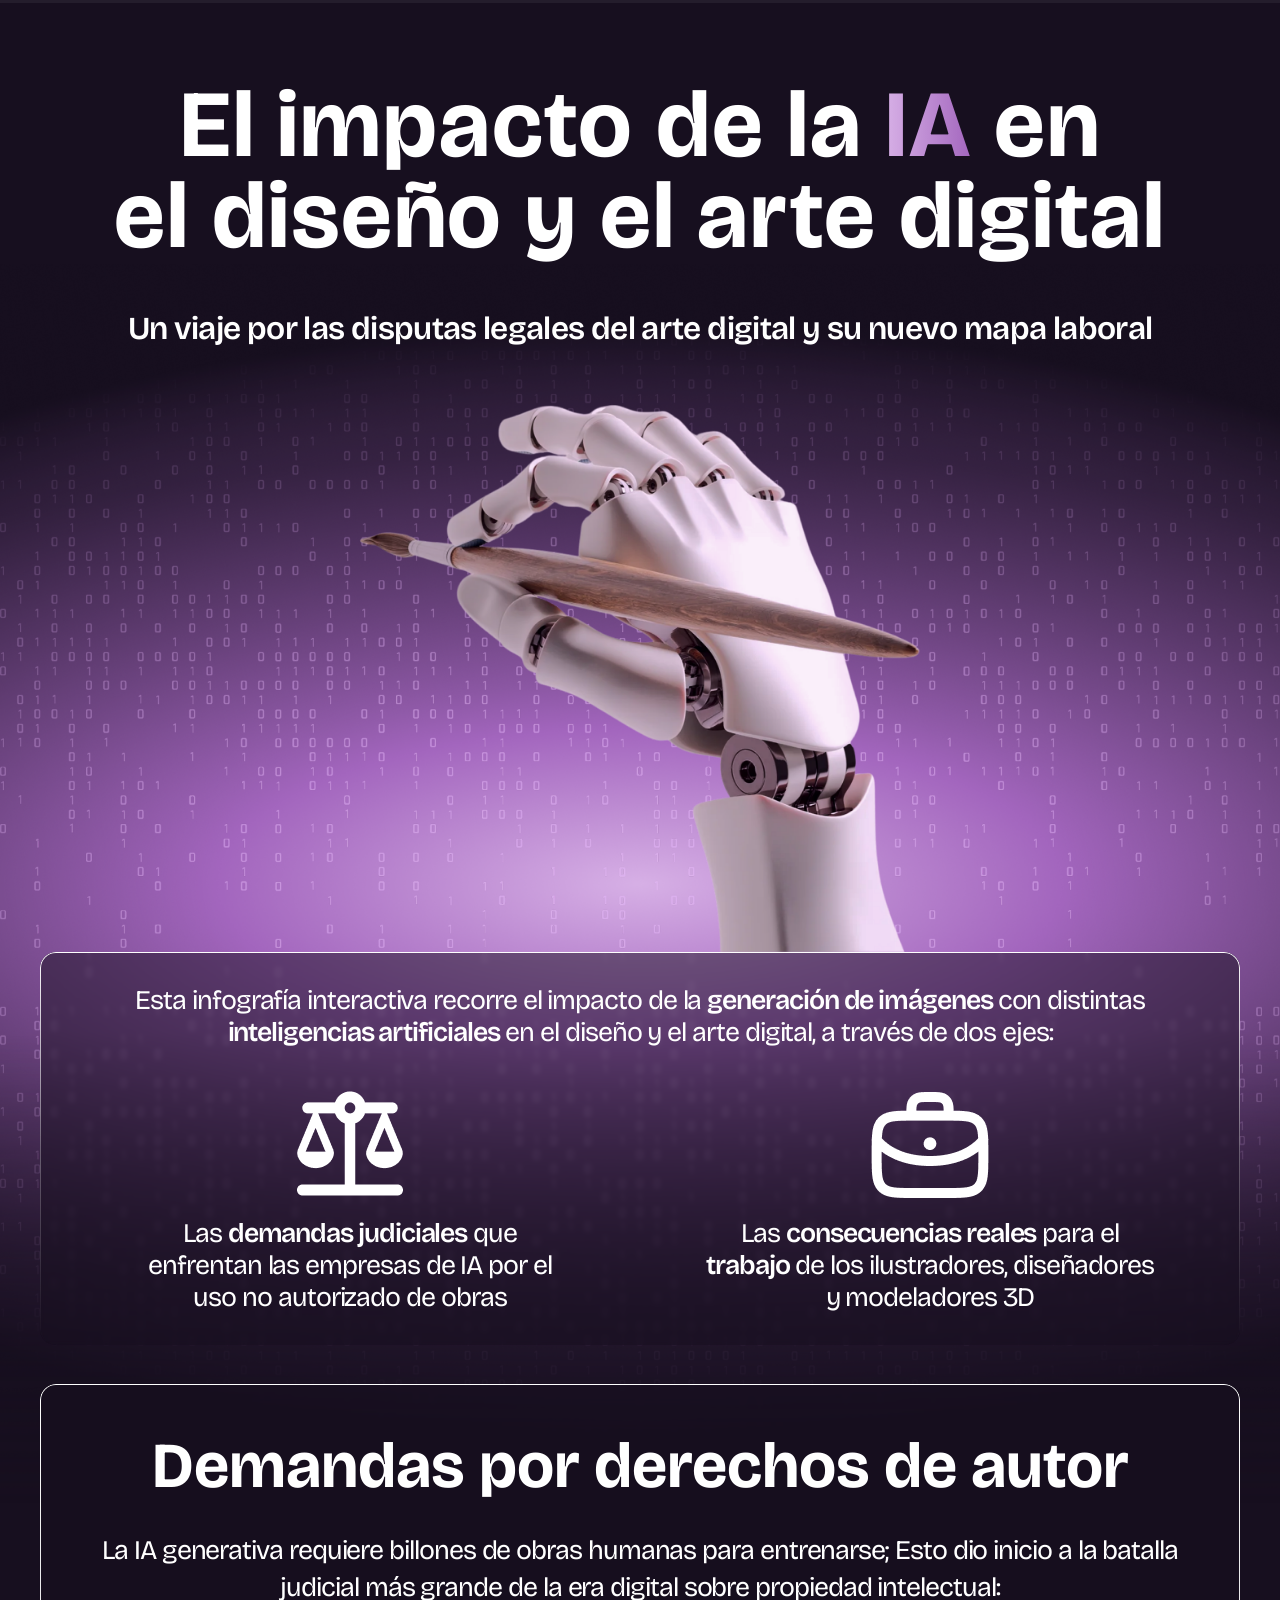
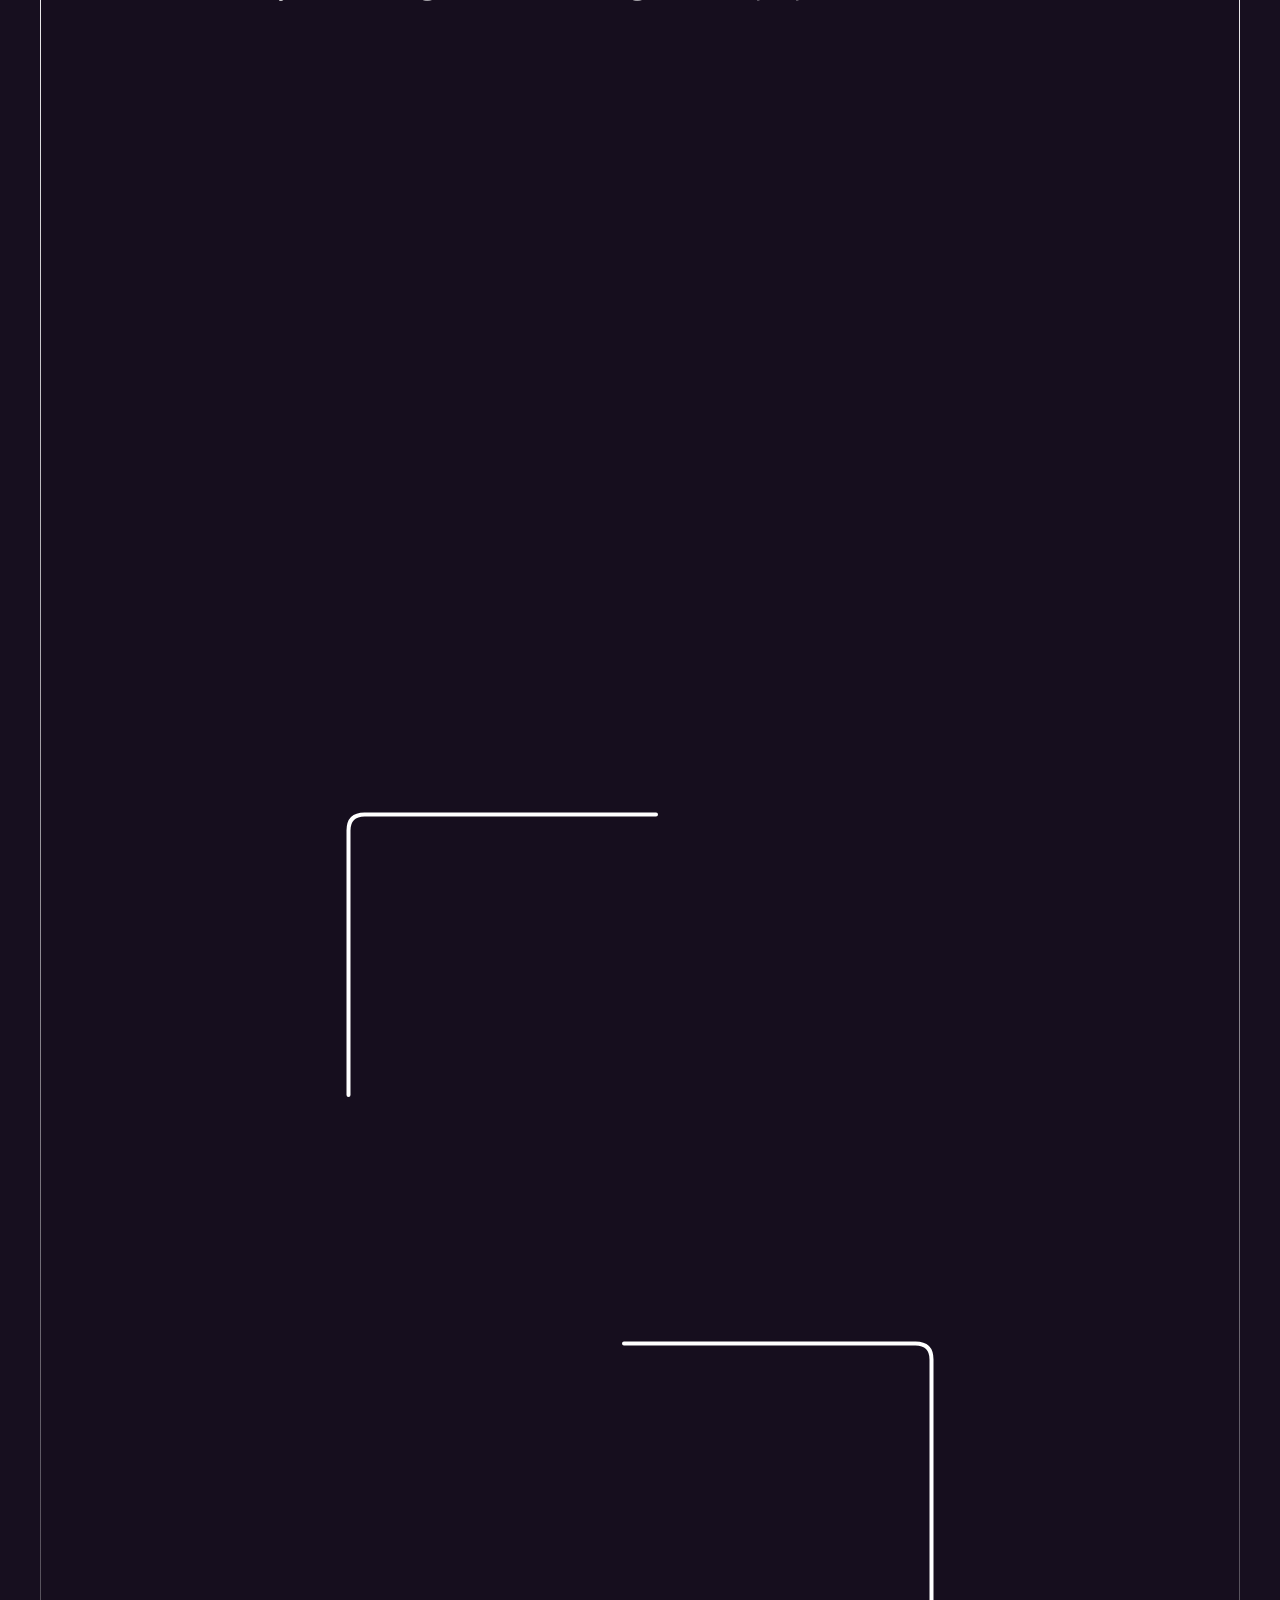
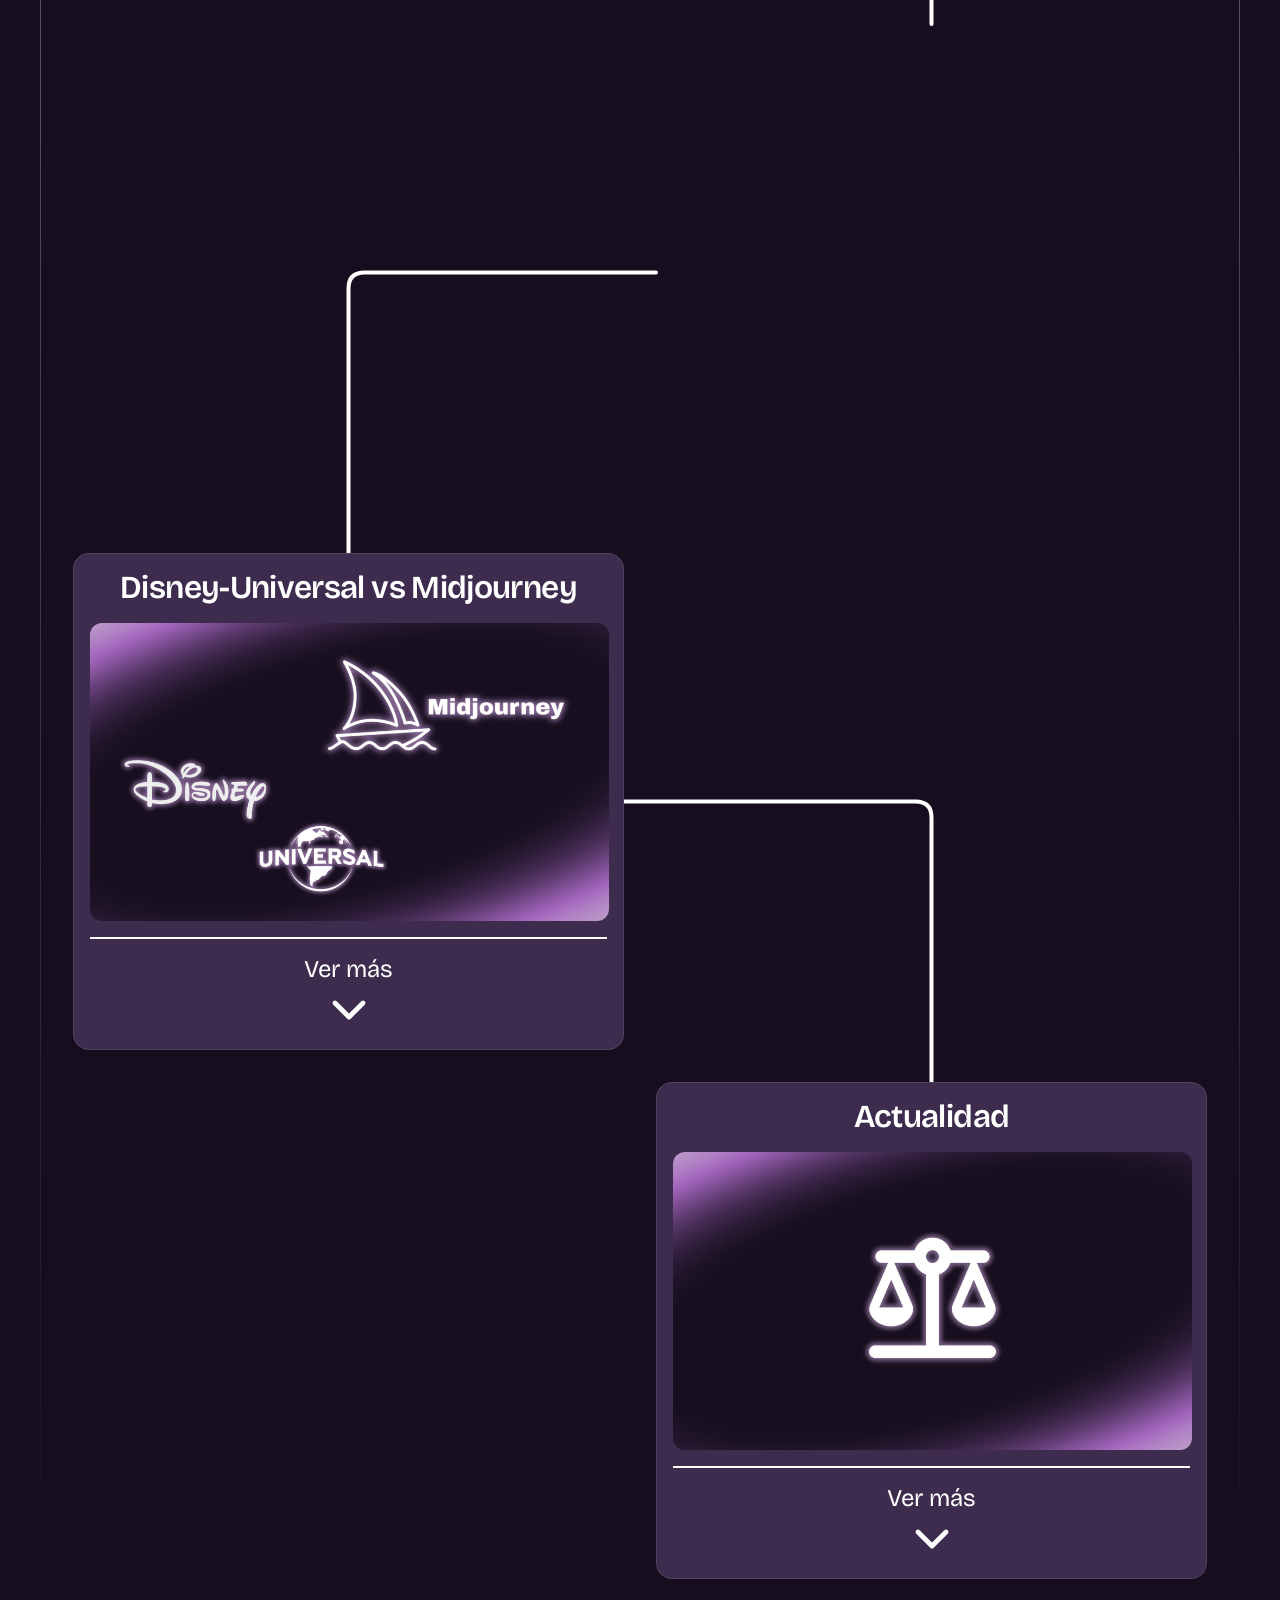
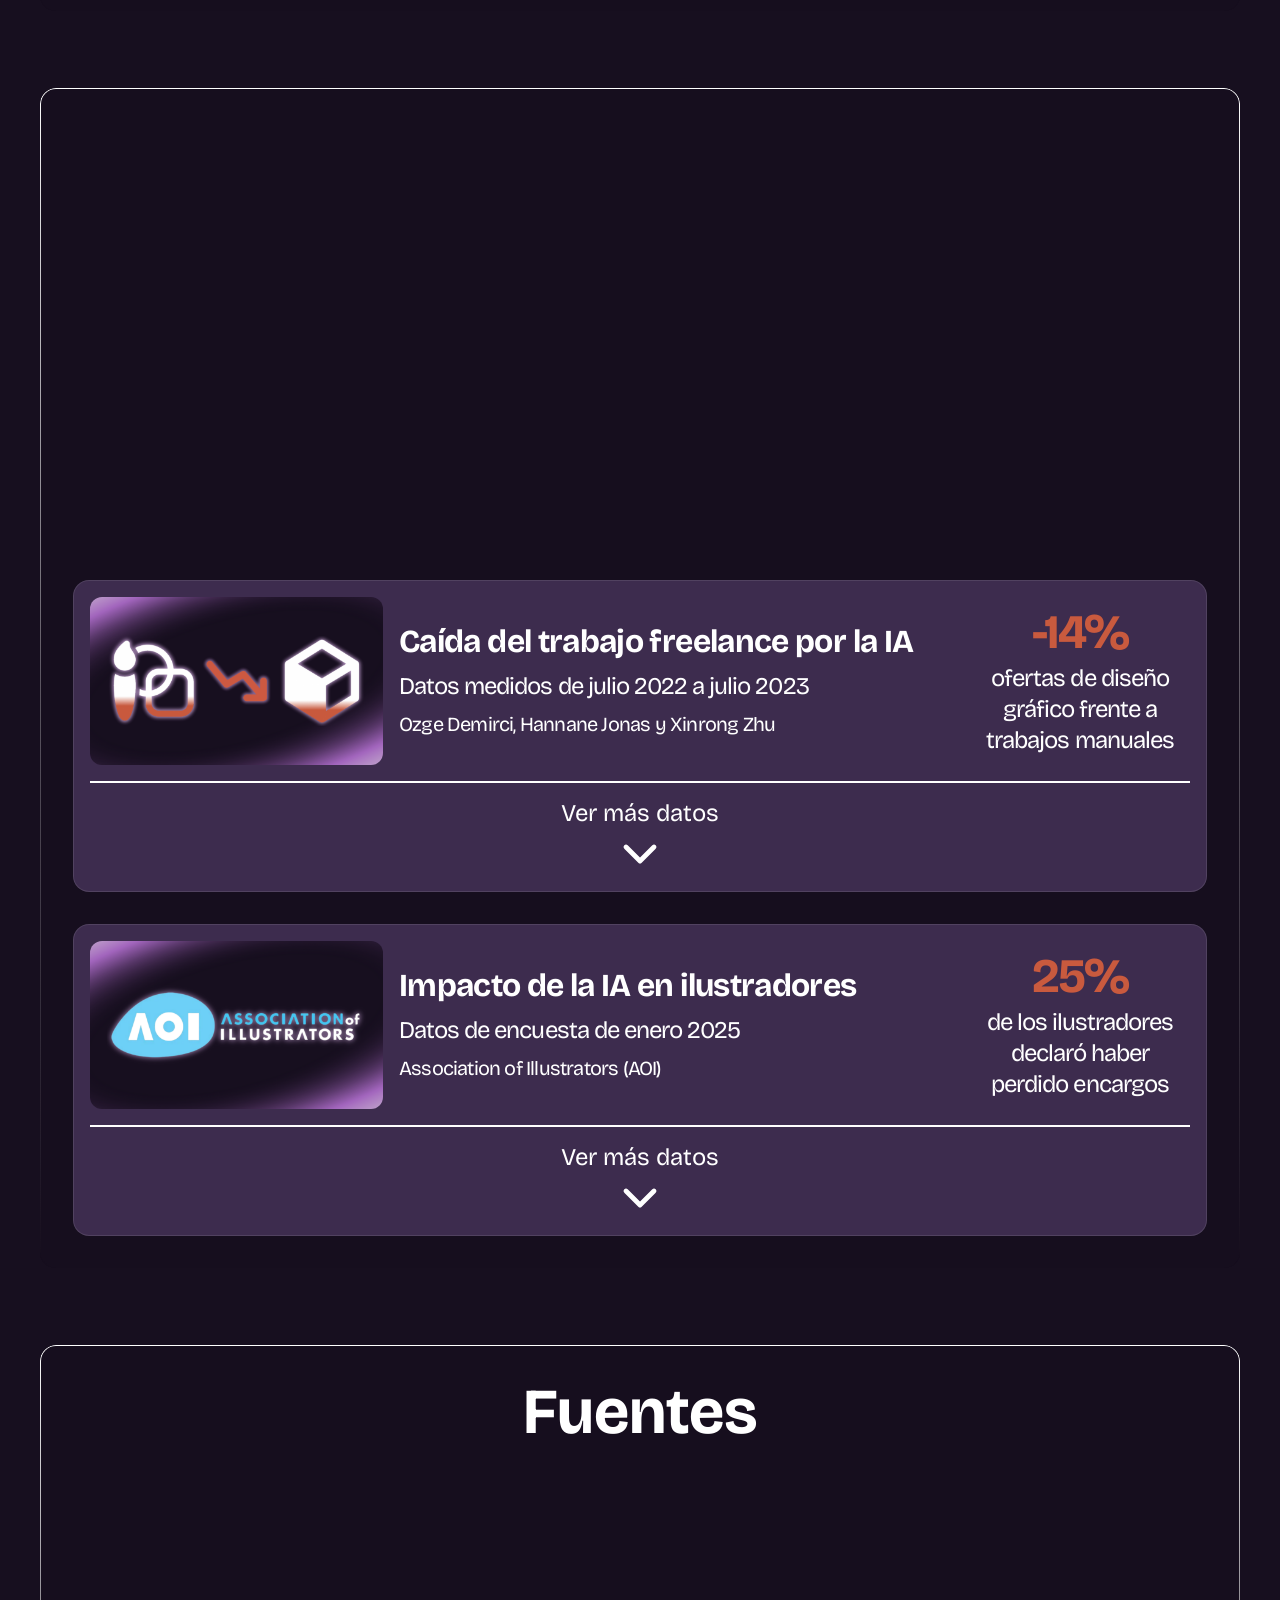
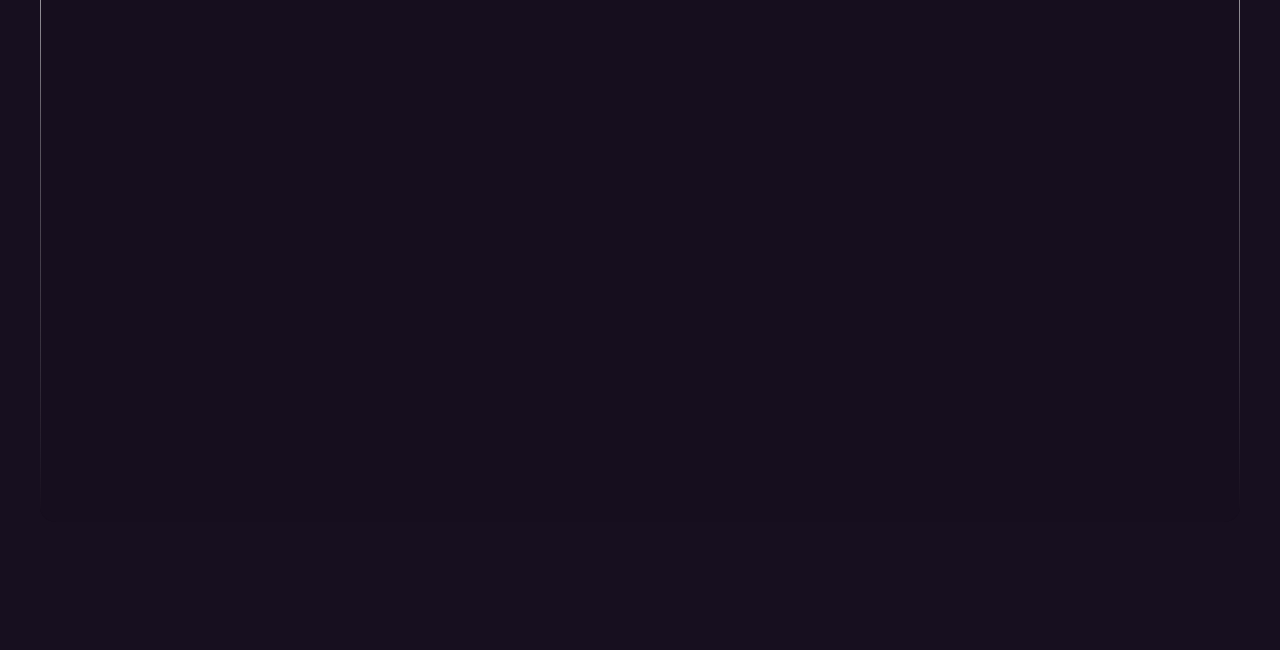
<file: index.html>
<!DOCTYPE html>
<html lang="es">
<head>
    <meta charset="UTF-8">
    <meta name="viewport" content="width=device-width, initial-scale=1.0">
    <meta name="theme-color" content="#170F1F">
    <meta name="description" content="Infografía sobre el impacto de la inteligencia artificial generativa en el diseño y el arte digital: las demandas por derechos de autor y las consecuencias en el trabajo de ilustradores, diseñadores y modeladores 3D.">

    <link rel="icon" type="image/png" href="img/Mano.png" sizes="48x48">

    <title>El Impacto de la IA en el diseño y arte digital</title>

    <link rel="preconnect" href="https://fonts.googleapis.com">
    <link rel="preconnect" href="https://fonts.gstatic.com" crossorigin>
    <link href="https://fonts.googleapis.com/css2?family=Bricolage+Grotesque:opsz,wght@12..96,200..800&display=swap" rel="stylesheet">

    <link rel="stylesheet" href="./estilos.css">
</head>
<body>

    <div class="progresoScroll" aria-hidden="true"><span id="barraProgreso"></span></div>

    <div class="destello" aria-hidden="true"></div>

    <svg class="sprite" aria-hidden="true" focusable="false">
        <symbol id="icoChevron" viewBox="0 0 24 24">
            <path d="M5 9l7 7 7-7" fill="none" stroke="currentColor" stroke-width="2.4" stroke-linecap="round" stroke-linejoin="round"/>
        </symbol>
        <symbol id="icoFlechaArriba" viewBox="0 0 24 24">
            <path d="M12 19V5M5 12l7-7 7 7" fill="none" stroke="currentColor" stroke-width="2.2" stroke-linecap="round" stroke-linejoin="round"/>
        </symbol>
        <symbol id="icoLupa" viewBox="0 0 24 24">
            <circle cx="10.5" cy="10.5" r="6.5" fill="none" stroke="currentColor" stroke-width="2.2"/>
            <path d="M19.5 19.5l-4.2-4.2" fill="none" stroke="currentColor" stroke-width="2.2" stroke-linecap="round"/>
        </symbol>
        <symbol id="icoX" viewBox="0 0 24 24">
            <path d="M5 5l14 14M19 5L5 19" fill="none" stroke="currentColor" stroke-width="2.2" stroke-linecap="round"/>
        </symbol>
        <symbol id="icoFlecha" viewBox="0 0 24 24">
            <path d="M3 12h15M13 6l6 6-6 6" fill="none" stroke="currentColor" stroke-width="2.2" stroke-linecap="round" stroke-linejoin="round"/>
        </symbol>
    </svg>

    <!--
    ==================================================
                         HEADER
    ==================================================
    -->

    <header>

        <h1 class="tituloPrincipal">El impacto de la <span class="resaltado2">IA</span> en<br>el diseño y el arte digital</h1>

    </header>

    <!--
    ==================================================
                    MAIN Y SECCIONES
    ==================================================
    -->

    <main>

        <!--                           PORTADA                               -->

        <section class="portada">

            <h3 data-revelar>Un viaje por las disputas legales del arte digital y su nuevo mapa laboral</h3>

            <div class="manoWrap">
                <div class="manoMovil" data-parallax="0.07">
                    <img src="./img/Mano.png" class="mano" alt="Mano robótica sosteniendo un destello de luz" width="1397" height="1364" fetchpriority="high" decoding="async">
                </div>
            </div>

            <div class="intro">

                <div data-revelar>
                  <p>Esta infografía interactiva recorre el impacto de la <span class="resaltado">generación de imágenes </span>con distintas <span class="resaltado">inteligencias artificiales</span> en el diseño y el arte digital, a través de dos ejes:</p>
                </div>

                <div class="bloque-completo" data-revelar>

                    <div class="columna">
                        <img src="img/ImagenDemandas.png" alt="imagen de demandas">
                        <p>Las <span class="resaltado">demandas judiciales</span> que enfrentan las empresas de IA por el uso no autorizado de obras </p>
                    </div>

                    <div class="columna">
                        <img src="img/ImagenConsecuencias.png" alt="Imagen de Consecuencias en el diseño">
                        <p>Las <span class="resaltado">consecuencias reales</span> para el <span class="resaltado">trabajo</span> de los ilustradores, diseñadores y modeladores 3D</p>
                    </div>

                </div>

            </div>

        </section>

        <!-- ====================================================
                                     SECCION 1
            ========================================================-->

        <section class="seccion1">

            <div class="contSeccion1">

                <h2 data-revelar>Demandas por derechos de autor</h2>

                <p class="bajada" data-revelar>La IA generativa requiere billones de obras humanas para entrenarse; Esto dio inicio a la batalla judicial más grande de la era digital sobre propiedad intelectual:</p>

                <div class="contenedorTarjetas" id="lineaTiempo">

                    <svg class="conectores" id="conectoresTiempo" aria-hidden="true" focusable="false"></svg>

                    <article class="tarjeta" data-revelar>
                        <h4 class="tarjetaTitulo">Sarah Andersen vs Stability AI</h4>
                        <div class="tarjetaMedia">
                            <img src="img/tarjeta1.png" alt="Sarah Andersen junto al logotipo de Stability AI" width="468" height="268" loading="lazy" decoding="async">
                        </div>
                        <div class="tarjetaDetalle" id="caso1">
                            <div>
                                <p class="separado">En <span class="resaltado">enero de 2023</span>, <span class="resaltado">Sarah Andersen</span> demandó a Stability AI, Midjourney y DeviantArt por entrenar sus modelos con millones de imágenes de Internet, entre ellas obras suyas, sin consentimiento ni compensación.</p>
                                <div class="galeria galeriaSarah" data-lightbox="lb-sarah">
                                    <div class="miniatura">
                                        <p class="miniaturaTitulo">Ilustración original</p>
                                        <button type="button" class="miniaturaImg">
                                            <img src="img/sarah-original.png" alt="Ilustración original de Sarah Andersen" loading="lazy" decoding="async">
                                            <span class="lupaChica" aria-hidden="true"><svg viewBox="0 0 24 24"><use href="#icoLupa"/></svg></span>
                                            <span class="hoverAmpliar" aria-hidden="true">
                                                <svg viewBox="0 0 24 24"><use href="#icoLupa"/></svg>
                                                <span>Ampliar</span>
                                            </span>
                                        </button>
                                    </div>
                                    <div class="miniatura">
                                        <p class="miniaturaTitulo">Imitación de la IA</p>
                                        <button type="button" class="miniaturaImg">
                                            <img src="img/sarah-ia.png" alt="Imitación con IA del estilo de Sarah Andersen" loading="lazy" decoding="async">
                                            <span class="lupaChica" aria-hidden="true"><svg viewBox="0 0 24 24"><use href="#icoLupa"/></svg></span>
                                            <span class="hoverAmpliar" aria-hidden="true">
                                                <svg viewBox="0 0 24 24"><use href="#icoLupa"/></svg>
                                                <span>Ampliar</span>
                                            </span>
                                        </button>
                                    </div>
                                </div>
                                <template id="lb-sarah">
                                    <div class="lbPareja">
                                        <figure>
                                            <figcaption>Ilustración original</figcaption>
                                            <img src="img/sarah-original.png" alt="Ilustración original de Sarah Andersen">
                                        </figure>
                                        <figure>
                                            <figcaption>Imitación de la IA</figcaption>
                                            <img src="img/sarah-ia.png" alt="Imitación con IA del estilo de Sarah Andersen">
                                        </figure>
                                    </div>
                                </template>
                                <p>En <span class="resaltado">octubre de 2023</span> el juez descartó casi todos los reclamos y, en copyright, dejó seguir solo el de Andersen, la única con obras registradas. </p>
                                <p>En <span class="resaltado">agosto de 2024</span>, un fallo permitió avanzar el reclamo por infracción directa. Es una de las primeras demandas colectivas de artistas contra la IA generativa. El juicio sigue en curso y fue <span class="resaltado">reprogramado a abril de 2027.</span></p>
                            </div>
                        </div>
                        <button type="button" class="tarjetaFlecha" aria-expanded="false" aria-controls="caso1" aria-label="Ver más sobre el caso Sarah Andersen vs Stability AI">
                            <span class="tarjetaFlechaTexto">Ver más</span>
                            <svg viewBox="0 0 24 24" aria-hidden="true"><use href="#icoChevron"/></svg>
                        </button>
                    </article>
                    

                    <article class="tarjeta" data-revelar>
                        <h4 class="tarjetaTitulo">Getty Images vs Stability AI</h4>
                        <div class="tarjetaMedia">
                            <img src="img/tarjeta2.png" alt="Logotipos de Stability AI y Getty Images" width="468" height="268" loading="lazy" decoding="async">
                        </div>
                        <div class="tarjetaDetalle" id="caso2">
                            <div>
                                <p>En <span class="resaltado">enero de 2023</span>, Getty Images demandó a Stability AI en el Reino Unido por usar su banco de imágenes, sin autorización, para entrenar su modelo de AI generativa Stable Difusión.</p>
                                <div class="galeria galeriaGettyFoto" data-lightbox="lb-getty-foto">
                                    <div class="miniatura">
                                        <p class="miniaturaTitulo">Foto original</p>
                                        <button type="button" class="miniaturaImg">
                                            <img src="img/getty-foto-original.png" alt="Fotografía original usada por Getty Images" loading="lazy" decoding="async">
                                            <span class="lupaChica" aria-hidden="true"><svg viewBox="0 0 24 24"><use href="#icoLupa"/></svg></span>
                                            <span class="hoverAmpliar" aria-hidden="true">
                                                <svg viewBox="0 0 24 24"><use href="#icoLupa"/></svg>
                                                <span>Ampliar</span>
                                            </span>
                                        </button>
                                    </div>
                                    <div class="miniatura">
                                        <p class="miniaturaTitulo">Imitación de la IA</p>
                                        <button type="button" class="miniaturaImg">
                                            <img src="img/getty-foto-ia.png" alt="Imitación con IA de la fotografía de Getty Images" loading="lazy" decoding="async">
                                            <span class="lupaChica" aria-hidden="true"><svg viewBox="0 0 24 24"><use href="#icoLupa"/></svg></span>
                                            <span class="hoverAmpliar" aria-hidden="true">
                                                <svg viewBox="0 0 24 24"><use href="#icoLupa"/></svg>
                                                <span>Ampliar</span>
                                            </span>
                                        </button>
                                    </div>
                                </div>
                                <template id="lb-getty-foto">
                                    <div class="lbPareja">
                                        <figure>
                                            <figcaption>Foto original</figcaption>
                                            <img src="img/getty-foto-original.png" alt="Fotografía original usada por Getty Images">
                                        </figure>
                                        <figure>
                                            <figcaption>Imitación de la IA</figcaption>
                                            <img src="img/getty-foto-ia.png" alt="Imitación con IA de la fotografía de Getty Images">
                                        </figure>
                                    </div>
                                </template>
                                <p>En <span class="resaltado">noviembre de 2025</span>, la jueza emitió un fallo parcial: no evaluó la legalidad del entrenamiento por falta de pruebas y rechazó la demanda de copyrigth porque el modelo no guarda copias. Solo admitió una infracción de marca menor por la aparición de marcas de agua antiguas.</p>
                                <div class="galeria galeriaGettyMarca" data-lightbox="lb-getty-marca">
                                    <div class="miniatura">
                                        <p class="miniaturaTitulo">Marca original</p>
                                        <button type="button" class="miniaturaImg fina">
                                            <img src="img/getty-marca-original.png" alt="Marca de agua original de Getty Images" loading="lazy" decoding="async">
                                            <span class="lupaChica" aria-hidden="true"><svg viewBox="0 0 24 24"><use href="#icoLupa"/></svg></span>
                                            <span class="hoverAmpliar" aria-hidden="true">
                                                <svg viewBox="0 0 24 24"><use href="#icoLupa"/></svg>
                                                <span>Ampliar</span>
                                            </span>
                                        </button>
                                    </div>
                                    <div class="miniatura">
                                        <p class="miniaturaTitulo">Imitación de la IA</p>
                                        <button type="button" class="miniaturaImg fina">
                                            <img src="img/getty-marca-ia.png" alt="Imitación con IA de la marca de agua de Getty Images" loading="lazy" decoding="async">
                                            <span class="lupaChica" aria-hidden="true"><svg viewBox="0 0 24 24"><use href="#icoLupa"/></svg></span>
                                            <span class="hoverAmpliar" aria-hidden="true">
                                                <svg viewBox="0 0 24 24"><use href="#icoLupa"/></svg>
                                                <span>Ampliar</span>
                                            </span>
                                        </button>
                                    </div>
                                </div>
                                <template id="lb-getty-marca">
                                    <div class="lbPareja">
                                        <figure>
                                            <figcaption>Marca original</figcaption>
                                            <img src="img/getty-marca-original.png" alt="Marca de agua original de Getty Images">
                                        </figure>
                                        <figure>
                                            <figcaption>Imitación de la IA</figcaption>
                                            <img src="img/getty-marca-ia.png" alt="Imitación con IA de la marca de agua de Getty Images">
                                        </figure>
                                    </div>
                                </template>
                                <p>En <span class="resaltado">diciembre de 2025</span>, la jueza autorizó a Getty a apelar el rechazo del reclamo de copyrigth; la apelación sigue pendiente.</p>
                            </div>
                        </div>
                        <button type="button" class="tarjetaFlecha" aria-expanded="false" aria-controls="caso2" aria-label="Ver más sobre el caso Getty Images vs Stability AI">
                            <span class="tarjetaFlechaTexto">Ver más</span>
                            <svg viewBox="0 0 24 24" aria-hidden="true"><use href="#icoChevron"/></svg>
                        </button>
                    </article>

                    <article class="tarjeta" data-revelar>
                        <h4 class="tarjetaTitulo">Caso Zarya of the Dawn</h4>
                        <div class="tarjetaMedia">
                            <img src="img/tarjeta3.png" alt="Autora sosteniendo el cómic Zarya of the Dawn" width="468" height="268" loading="lazy" decoding="async">
                        </div>
                        <div class="tarjetaDetalle" id="caso3">
                            <div>
                                <p>En <span class="resaltado">septiembre de 2022</span>, Kris Kashtanova publicó Zarya of the Dawn, el primer cómic ilustrado con imágenes generadas con IA, con el modelo de Midjourney.</p>
                                <div class="galeria galeriaZarya" data-lightbox="lb-zarya">
                                    <button type="button" class="miniaturaImg">
                                        <img src="img/zarya-1.png" alt="Portada del cómic Zarya of the Dawn" loading="lazy" decoding="async">
                                        <span class="lupaChica" aria-hidden="true"><svg viewBox="0 0 24 24"><use href="#icoLupa"/></svg></span>
                                        <span class="hoverAmpliar" aria-hidden="true">
                                            <svg viewBox="0 0 24 24"><use href="#icoLupa"/></svg>
                                            <span>Ampliar</span>
                                        </span>
                                    </button>
                                    <button type="button" class="miniaturaImg">
                                        <img src="img/zarya-2.png" alt="Página 1 del cómic Zarya of the Dawn" loading="lazy" decoding="async">
                                        <span class="lupaChica" aria-hidden="true"><svg viewBox="0 0 24 24"><use href="#icoLupa"/></svg></span>
                                        <span class="hoverAmpliar" aria-hidden="true">
                                            <svg viewBox="0 0 24 24"><use href="#icoLupa"/></svg>
                                            <span>Ampliar</span>
                                        </span>
                                    </button>
                                    <button type="button" class="miniaturaImg">
                                        <img src="img/zarya-3.png" alt="Página 14 del cómic Zarya of the Dawn" loading="lazy" decoding="async">
                                        <span class="lupaChica" aria-hidden="true"><svg viewBox="0 0 24 24"><use href="#icoLupa"/></svg></span>
                                        <span class="hoverAmpliar" aria-hidden="true">
                                            <svg viewBox="0 0 24 24"><use href="#icoLupa"/></svg>
                                            <span>Ampliar</span>
                                        </span>
                                    </button>
                                </div>
                                <template id="lb-zarya">
                                    <div class="lbGaleria">
                                        <button type="button" class="lbFlecha lbFlechaPrev" aria-label="Imagen anterior"><svg viewBox="0 0 24 24" aria-hidden="true"><use href="#icoChevron"/></svg></button>
                                        <div class="lbSlides">
                                            <figure class="lbSlide">
                                                <figcaption>Portada del cómic</figcaption>
                                                <img src="img/zarya-1.png" alt="Portada del cómic Zarya of the Dawn">
                                            </figure>
                                            <figure class="lbSlide">
                                                <figcaption>Página 1 del cómic</figcaption>
                                                <img src="img/zarya-2.png" alt="Página 1 del cómic Zarya of the Dawn">
                                            </figure>
                                            <figure class="lbSlide">
                                                <figcaption>Página 14 del cómic</figcaption>
                                                <img src="img/zarya-3.png" alt="Página 14 del cómic Zarya of the Dawn">
                                            </figure>
                                        </div>
                                        <button type="button" class="lbFlecha lbFlechaNext" aria-label="Imagen siguiente"><svg viewBox="0 0 24 24" aria-hidden="true"><use href="#icoChevron"/></svg></button>
                                    </div>
                                </template>
                                <p>En el mismo mes del lanzamiento del cómic, la Oficina del Copyrigth de EE.UU. lo registró; al enterarse de que las imágenes eran de Midjourney, revisó su decisión y, el <span class="resaltado">21 de febrero de 2023</span>, resolvió que esas imágenes no tienen copyrigth propio, aunque sí el texto y la disposición de los elementos, hechos por la autora humana. </p>
                            </div>
                        </div>
                        <button type="button" class="tarjetaFlecha" aria-expanded="false" aria-controls="caso3" aria-label="Ver más sobre el caso Zarya of the Dawn">
                            <span class="tarjetaFlechaTexto">Ver más</span>
                            <svg viewBox="0 0 24 24" aria-hidden="true"><use href="#icoChevron"/></svg>
                        </button>
                    </article>

                    <article class="tarjeta" data-revelar>
                        <h4 class="tarjetaTitulo">Efecto Ghibli de ChatGPT</h4>
                        <div class="tarjetaMedia">
                            <img src="img/tarjeta4.png" alt="Logo de ChatGPT y STUDIO GHIBLI" width="468" height="268" loading="lazy" decoding="async">
                        </div>
                        <div class="tarjetaDetalle" id="caso4">
                            <div>
                                <p>El <span class="resaltado">25 de marzo de 2025</span>, Open AI lanzó la generación de imágenes de ChatGPT y en pocos días las redes se llenaron de fotos al estilo del estudio Ghibli. Sam Altman, director ejecutivo de OpenAI, dijo que los procesadores se estaban "derritiendo" por la demanda. Abajo, un <span class="resaltado">ejemplo con una foto de Messi:</span></p>
                                <div class="galeria galeriaGhibli" data-lightbox="lb-ghibli">
                                    <div class="miniatura">
                                        <p class="miniaturaTitulo">Foto real</p>
                                        <button type="button" class="miniaturaImg">
                                            <img src="img/ghibli-antes.png" alt="Foto real, sin editar" loading="lazy" decoding="async">
                                            <span class="lupaChica" aria-hidden="true"><svg viewBox="0 0 24 24"><use href="#icoLupa"/></svg></span>
                                            <span class="hoverAmpliar" aria-hidden="true">
                                                <svg viewBox="0 0 24 24"><use href="#icoLupa"/></svg>
                                                <span>Ampliar</span>
                                            </span>
                                        </button>
                                    </div>
                                    <span class="flechaGhibli" aria-hidden="true"><svg viewBox="0 0 24 24"><use href="#icoFlecha"/></svg></span>
                                    <div class="miniatura">
                                        <p class="miniaturaTitulo">Versión de ChatGPT</p>
                                        <button type="button" class="miniaturaImg">
                                            <img src="img/ghibli-despues.png" alt="Versión generada por ChatGPT al estilo Studio Ghibli" loading="lazy" decoding="async">
                                            <span class="lupaChica" aria-hidden="true"><svg viewBox="0 0 24 24"><use href="#icoLupa"/></svg></span>
                                            <span class="hoverAmpliar" aria-hidden="true">
                                                <svg viewBox="0 0 24 24"><use href="#icoLupa"/></svg>
                                                <span>Ampliar</span>
                                            </span>
                                        </button>
                                    </div>
                                </div>
                                <template id="lb-ghibli">
                                    <div class="lbPareja lbGhibli">
                                        <figure>
                                            <figcaption>Foto real</figcaption>
                                            <img src="img/ghibli-antes.png" alt="Foto real, sin editar">
                                        </figure>
                                        <span class="lbFlechaCentro" aria-hidden="true"><svg viewBox="0 0 24 24"><use href="#icoFlecha"/></svg></span>
                                        <figure>
                                            <figcaption>Versión de ChatGPT</figcaption>
                                            <img src="img/ghibli-despues.png" alt="Versión generada por ChatGPT al estilo Studio Ghibli">
                                        </figure>
                                    </div>
                                </template>
                                <p>Open AI había limitado la imitación de artistas vivos, pero permitía estilos de estudios enteros. Este caso llevó la discusión sobre la propiedad intelectual a la cultura popular masiva. </p>
                            </div>
                        </div>
                        <button type="button" class="tarjetaFlecha" aria-expanded="false" aria-controls="caso4" aria-label="Ver más sobre el efecto Ghibli de ChatGPT">
                            <span class="tarjetaFlechaTexto">Ver más</span>
                            <svg viewBox="0 0 24 24" aria-hidden="true"><use href="#icoChevron"/></svg>
                        </button>
                    </article>

                    <article class="tarjeta" data-revelar>
                        <h4 class="tarjetaTitulo">Disney-Universal vs Midjourney</h4>
                        <div class="tarjetaMedia">
                            <img src="img/tarjeta5.png" alt="Logotipos de Disney, Universal y Midjourney" width="468" height="268" loading="lazy" decoding="async">
                        </div>
                        <div class="tarjetaDetalle" id="caso5">
                            <div>
                                <p>En <span class="resaltado">junio de 2025</span>, Disney y Universal (con Marvel, Lucasfilm y otras filiales) demandaron a Midjourney por generar versiones casi idénticas de personajes a partir de prompts simples.</p>
                                <p class="galeriaDisneyTitulo">Ejemplos generados con Midjourney</p>
                                <div class="galeria galeriaDisney" data-lightbox="lb-disney">
                                    <button type="button" class="miniaturaImg">
                                        <img src="img/disney-1.png" alt="WALL-E generado con Midjourney" loading="lazy" decoding="async">
                                        <span class="lupaChica" aria-hidden="true"><svg viewBox="0 0 24 24"><use href="#icoLupa"/></svg></span>
                                        <span class="hoverAmpliar" aria-hidden="true">
                                            <svg viewBox="0 0 24 24"><use href="#icoLupa"/></svg>
                                            <span>Ampliar</span>
                                        </span>
                                    </button>
                                    <button type="button" class="miniaturaImg">
                                        <img src="img/disney-2.png" alt="Shrek generado con Midjourney" loading="lazy" decoding="async">
                                        <span class="lupaChica" aria-hidden="true"><svg viewBox="0 0 24 24"><use href="#icoLupa"/></svg></span>
                                        <span class="hoverAmpliar" aria-hidden="true">
                                            <svg viewBox="0 0 24 24"><use href="#icoLupa"/></svg>
                                            <span>Ampliar</span>
                                        </span>
                                    </button>
                                    <button type="button" class="miniaturaImg">
                                        <img src="img/disney-3.png" alt="Stormtroopers generados con Midjourney" loading="lazy" decoding="async">
                                        <span class="lupaChica" aria-hidden="true"><svg viewBox="0 0 24 24"><use href="#icoLupa"/></svg></span>
                                        <span class="hoverAmpliar" aria-hidden="true">
                                            <svg viewBox="0 0 24 24"><use href="#icoLupa"/></svg>
                                            <span>Ampliar</span>
                                        </span>
                                    </button>
                                </div>
                                <template id="lb-disney">
                                    <div class="lbGaleria lbDisney">
                                        <button type="button" class="lbFlecha lbFlechaPrev" aria-label="Imagen anterior"><svg viewBox="0 0 24 24" aria-hidden="true"><use href="#icoChevron"/></svg></button>
                                        <div class="lbSlides">
                                            <figure class="lbSlide">
                                                <figcaption><strong>WALL-E (Pixar/Disney)</strong><br>generado con Midjourney</figcaption>
                                                <img src="img/disney-1.png" alt="WALL-E generado con Midjourney">
                                            </figure>
                                            <figure class="lbSlide">
                                                <figcaption><strong>Shrek (DreamWorks/Universal)</strong><br>generado con Midjourney</figcaption>
                                                <img src="img/disney-2.png" alt="Shrek generado con Midjourney">
                                            </figure>
                                            <figure class="lbSlide">
                                                <figcaption><strong>Stormtroopers (Lucasfilm/Disney)</strong><br>generados con Midjourney</figcaption>
                                                <img src="img/disney-3.png" alt="Stormtroopers generados con Midjourney">
                                            </figure>
                                        </div>
                                        <button type="button" class="lbFlecha lbFlechaNext" aria-label="Imagen siguiente"><svg viewBox="0 0 24 24" aria-hidden="true"><use href="#icoChevron"/></svg></button>
                                    </div>
                                </template>
                                <p>En <span class="resaltado">septiembre de 2025</span> se sumó Warner Bros. Discovery con una demanda similar. Midjourney sostiene que es uso legítimo. Los estudios piden hasta US$150.000 por cada obra infrigida de forma intencional.</p>
                                <p>La etapa de pruebas cierra en <span class="resaltado">septiembre de 2026</span> y las menciones de juicio sumario vencen el 23 de noviembre; recién después se sabrá si hay juicio.</p>
                            </div>
                        </div>
                        <button type="button" class="tarjetaFlecha" aria-expanded="false" aria-controls="caso5" aria-label="Ver más sobre el caso Disney-Universal vs Midjourney">
                            <span class="tarjetaFlechaTexto">Ver más</span>
                            <svg viewBox="0 0 24 24" aria-hidden="true"><use href="#icoChevron"/></svg>
                        </button>
                    </article>

                    <article class="tarjeta" data-revelar>
                        <h4 class="tarjetaTitulo">Actualidad</h4>
                        <div class="tarjetaMedia">
                            <img src="img/tarjeta6.png" alt="Balanza de la justicia" width="468" height="268" loading="lazy" decoding="async">
                        </div>
                        <div class="tarjetaDetalle" id="caso6">
                            <div>
                                <p>Hasta la fecha de publicación de esta infografía, ninguno de los tres litigios principales tiene sentencia firme:</p>
                            <ul>
                                <li>
                                    <p>El juicio de Andersen, antes previsto para septiembre de 2026, se postergó a abril de 2027;</p>
                                </li>
                               <li>
                                <p>Getty tiene permiso para apelar su fallo parcial;</p>
                               </li>
                               <li>
                                <p>Y en el caso de Disney y Universal la etapa de pruebas está por cerrar.</p>
                               </li>
                            </ul>
                            <p>El conflicto que inició en 2023 sigue abierto.</p>
                            </div>
                        </div>
                        <button type="button" class="tarjetaFlecha" aria-expanded="false" aria-controls="caso6" aria-label="Ver más sobre la situación actual">
                            <span class="tarjetaFlechaTexto">Ver más</span>
                            <svg viewBox="0 0 24 24" aria-hidden="true"><use href="#icoChevron"/></svg>
                        </button>
                    </article>

                </div>

            </div>

        </section>

        <!-- ====================================================
                                     SECCION 2
            ========================================================-->

        <section class="seccion2">

            <div class="contSeccion2">

                <h2 data-revelar>Impacto laboral</h2>

                <div class="contenedorTarjetas3">

                    <article class="tarjeta tarjeta3" data-revelar data-etiqueta="datos">

                        <div class="tarjetaCabecera">
                            <div class="tarjetaPortadaWrap"><img src="img/mercado-stock.png" class="tarjetaPortada2" alt="Mosaico de imágenes de stock generadas con IA" loading="lazy" decoding="async"></div>
                            <div class="tarjetaTexto2">
                                <h3 class="tarjetaTitulo2">El nuevo mercado de imágenes stock</h3>
                                <p class="tarjetaFecha2">Datos medidos de julio 2023 a mayo 2024</p>
                                <p class="tarjetaAutores2">Samuel Goldberg y H. Tai Lam</p>
                            </div>
                            <div class="tarjetaDato2">
                                <p class="datoGrande violeta" data-contador="136" data-prefijo="+" data-sufijo="%">+136%</p>
                                <p class="datoTexto">imágenes por mes; contra <strong data-contador="15" data-prefijo="-" data-sufijo="%">-15%</strong> las que fueron hechas sin IA</p>
                            </div>
                        </div>

                        <div class="tarjetaDetalle" id="datoCaso1">
                            <div>

                                <div class="grupoDato">

                                <p>En las plataformas de imágenes stock, los artistas suben sus obras para que empresas y periodistas les compren. <span class="resaltado">Desde julio de 2023</span>, una de las más grandes empezó a aceptar imágenes generadas con IA (siempre etiquetadas), pero solo en las genéricas: no en las editoriales, que muestran marcas reales o ilustran noticias.</p>

                                <p>Un estudio de Stanford y UCLA midió qué cambió después, comparando los dos grupos: las <span class="resaltado">imágenes donde se permitió la IA</span> y las <span class="resaltado">editoriales</span>, donde no:</p>

                                <div class="grafico graficoDoble">

                                    <div class="graficoEjeY">
                                        <span>150%</span>
                                        <span>100%</span>
                                        <span>50%</span>
                                        <span>0%</span>
                                        <span>-50%</span>
                                    </div>

                                    <div class="graficoPanel">
                                        <p class="graficoTitulo">Imágenes publicadas por mes<br><span class="graficoSubtitulo">julio 2023 - mayo 2024</span></p>
                                        <div class="graficoArea">
                                            <div class="graficoRejilla">
                                                <span style="top:0%"></span>
                                                <span style="top:25%"></span>
                                                <span style="top:50%"></span>
                                                <span class="cero" style="top:75%"></span>
                                                <span style="top:100%"></span>
                                            </div>
                                            <button type="button" class="graficoColumna" style="--alto:275.2px" aria-label="Con y sin IA (conjunto): +136%">
                                                <span class="graficoValor" data-contador="136" data-prefijo="+" data-sufijo="%">+136%</span>
                                            </button>
                                            <button type="button" class="graficoColumna negativa" style="--alto:29.75px" aria-label="Solo sin IA: -15%">
                                                <span class="graficoValor" data-contador="15" data-prefijo="-" data-sufijo="%">-15%</span>
                                            </button>
                                        </div>
                                        <div class="graficoEtiquetasX">
                                            <span>Con y sin IA<br>(conjunto)</span>
                                            <span>Solo sin IA</span>
                                        </div>
                                    </div>

                                    <div class="graficoPanel">
                                        <p class="graficoTitulo">Imágenes vendidas por mes<br><span class="graficoSubtitulo">julio 2023 - mayo 2024</span></p>
                                        <div class="graficoArea">
                                            <div class="graficoRejilla">
                                                <span style="top:0%"></span>
                                                <span style="top:25%"></span>
                                                <span style="top:50%"></span>
                                                <span class="cero" style="top:75%"></span>
                                                <span style="top:100%"></span>
                                            </div>
                                            <button type="button" class="graficoColumna" style="--alto:165.5px" aria-label="Con y sin IA (conjunto): +82%">
                                                <span class="graficoValor" data-contador="82" data-prefijo="+" data-sufijo="%">+82%</span>
                                            </button>
                                            <button type="button" class="graficoColumna negativa" style="--alto:55.5px" aria-label="Solo sin IA: -28%">
                                                <span class="graficoValor" data-contador="28" data-prefijo="-" data-sufijo="%">-28%</span>
                                            </button>
                                        </div>
                                        <div class="graficoEtiquetasX">
                                            <span>Con y sin IA<br>(conjunto)</span>
                                            <span>Solo sin IA</span>
                                        </div>
                                    </div>

                                </div>

                                </div>

                                <div class="grupoDato">

                                <p>Este mismo cambio también se ve en <span class="resaltado">quién produce</span> esas imágenes:</p>

                                <div class="grafico graficoSimple">

                                    <div class="graficoEjeY">
                                        <span>150%</span>
                                        <span>100%</span>
                                        <span>50%</span>
                                        <span>0%</span>
                                        <span>-50%</span>
                                    </div>

                                    <div class="graficoPanel">
                                        <p class="graficoTitulo">Artistas activos por mes<br><span class="graficoSubtitulo">julio 2023 - mayo 2024</span></p>
                                        <div class="graficoArea">
                                            <div class="graficoRejilla">
                                                <span style="top:0%"></span>
                                                <span style="top:25%"></span>
                                                <span style="top:50%"></span>
                                                <span class="cero" style="top:75%"></span>
                                                <span style="top:100%"></span>
                                            </div>
                                            <button type="button" class="graficoColumna" style="--alto:93.5px" aria-label="Con y sin IA (conjunto): +47%">
                                                <span class="graficoValor" data-contador="47" data-prefijo="+" data-sufijo="%">+47%</span>
                                            </button>
                                            <button type="button" class="graficoColumna negativa" style="--alto:61.5px" aria-label="Solo sin IA: -29%">
                                                <span class="graficoValor" data-contador="29" data-prefijo="-" data-sufijo="%">-29%</span>
                                            </button>
                                        </div>
                                        <div class="graficoEtiquetasX">
                                            <span>Con y sin IA<br>(conjunto)</span>
                                            <span>Solo sin IA</span>
                                        </div>
                                    </div>

                                </div>

                                </div>

                            </div>
                        </div>

                        <button type="button" class="tarjetaFlecha" aria-expanded="false" aria-controls="datoCaso1" aria-label="Ver más datos sobre el nuevo mercado de imágenes stock">
                            <span class="tarjetaFlechaTexto">Ver más datos</span>
                            <svg viewBox="0 0 24 24" aria-hidden="true"><use href="#icoChevron"/></svg>
                        </button>

                    </article>

                    <article class="tarjeta tarjeta3" data-revelar data-etiqueta="datos">

                        <div class="tarjetaCabecera">
                            <div class="tarjetaPortadaWrap"><img src="img/caida-freelance.png" class="tarjetaPortada2" alt="Ilustración sobre la caída del trabajo freelance" loading="lazy" decoding="async"></div>
                            <div class="tarjetaTexto2">
                                <h3 class="tarjetaTitulo2">Caída del trabajo freelance por la IA</h3>
                                <p class="tarjetaFecha2">Datos medidos de julio 2022 a julio 2023</p>
                                <p class="tarjetaAutores2">Ozge Demirci, Hannane Jonas y Xinrong Zhu</p>
                            </div>
                            <div class="tarjetaDato2">
                                <p class="datoGrande naranja" data-contador="18" data-prefijo="-" data-sufijo="%">-18%</p>
                                <p class="datoTexto">ofertas de diseño gráfico frente a trabajos manuales</p>
                            </div>
                        </div>

                        <div class="tarjetaDetalle" id="datoCaso2">
                            <div>

                                <div class="grupoDato">

                                <p>Otro estudio analizó más de un millón de publicaciones de trabajo en una plataforma freelance global. Entre <span class="resaltado">julio de 2022</span> y <span class="resaltado">julio de 2023</span>, tras la llegada de las IA generadoras de imágenes, las ofertas de diseño gráfico y modelado 3D cayeron más que las de trabajos manuales (administración y carga de datos, audio y video):</p>

                                <div class="donuts">

                                    <div class="donut" style="--offset: 572.27px" tabindex="0" role="img" aria-label="Ofertas de trabajo en diseño gráfico: -18%">
                                        <svg viewBox="0 0 277.68 277.68">
                                            <circle class="donutBase" cx="138.84" cy="138.84" r="113.85"/>
                                            <circle class="donutValor" cx="138.84" cy="138.84" r="113.85"/>
                                            <text class="donutEtiqueta" x="71.92" y="46.73" data-contador="18" data-prefijo="-" data-sufijo="%">-18%</text>
                                        </svg>
                                        <div class="donutCentro">
                                            <img src="img/icono2.1.png" class="donutIcono" alt="" loading="lazy" decoding="async">
                                            <p class="donutCentroTexto">Ofertas de trabajo en <strong>diseño gráfico</strong></p>
                                        </div>
                                    </div>

                                    <div class="donut" style="--offset: 608.04px" tabindex="0" role="img" aria-label="Ofertas de trabajo en modelado 3D: -15%">
                                        <svg viewBox="0 0 277.68 277.68">
                                            <circle class="donutBase" cx="138.84" cy="138.84" r="113.85"/>
                                            <circle class="donutValor" cx="138.84" cy="138.84" r="113.85"/>
                                            <text class="donutEtiqueta" x="87.15" y="37.4" data-contador="15" data-prefijo="-" data-sufijo="%">-15%</text>
                                        </svg>
                                        <div class="donutCentro">
                                            <img src="img/icono2.2.png" class="donutIcono" alt="" loading="lazy" decoding="async">
                                            <p class="donutCentroTexto">Ofertas de trabajo en <strong>modelado 3D</strong></p>
                                        </div>
                                    </div>

                                </div>

                                </div>

                            </div>
                        </div>

                        <button type="button" class="tarjetaFlecha" aria-expanded="false" aria-controls="datoCaso2" aria-label="Ver más datos sobre la caída del trabajo freelance">
                            <span class="tarjetaFlechaTexto">Ver más datos</span>
                            <svg viewBox="0 0 24 24" aria-hidden="true"><use href="#icoChevron"/></svg>
                        </button>

                    </article>

                    <article class="tarjeta tarjeta3" data-revelar data-etiqueta="datos">

                        <div class="tarjetaCabecera">
                            <div class="tarjetaPortadaWrap"><img src="img/impacto-ilustradores.png" class="tarjetaPortada2" alt="Ilustración sobre el impacto de la IA en ilustradores" loading="lazy" decoding="async"></div>
                            <div class="tarjetaTexto2">
                                <h3 class="tarjetaTitulo2">Impacto de la IA en ilustradores</h3>
                                <p class="tarjetaFecha2">Datos de encuesta de enero 2025</p>
                                <p class="tarjetaAutores2">Association of Illustrators (AOI)</p>
                            </div>
                            <div class="tarjetaDato2">
                                <p class="datoGrande naranja" data-contador="32" data-sufijo="%">32%</p>
                                <p class="datoTexto">de los ilustradores declaró haber perdido encargos</p>
                            </div>
                        </div>

                        <div class="tarjetaDetalle" id="datoCaso3">
                            <div>

                                <div class="grupoDato">

                                <p class="parrafoAncho">A comienzos de 2025, la Asociación de Ilustradores del Reino Unido encuestó a sus ilustradores. Casi un tercio de quienes respondieron declaró haber perdido encargos por alternativas de IA:</p>

                                <div class="tarjetaDato" id="tarjetaDato">

                                    <div class="pictogramaIconos" id="waffle">
                                        <span class="usuario afectado" data-grupo="afectado" aria-hidden="true">
                                            <img src="img/user-blanco.png" alt="" class="base" loading="lazy" decoding="async">
                                            <img src="img/user-violeta.png" alt="" class="relleno" loading="lazy" decoding="async">
                                        </span>
                                        <span class="usuario afectado" data-grupo="afectado" aria-hidden="true">
                                            <img src="img/user-blanco.png" alt="" class="base" loading="lazy" decoding="async">
                                            <img src="img/user-violeta.png" alt="" class="relleno" loading="lazy" decoding="async">
                                        </span>
                                        <span class="usuario afectado" data-grupo="afectado" aria-hidden="true">
                                            <img src="img/user-blanco.png" alt="" class="base" loading="lazy" decoding="async">
                                            <img src="img/user-violeta.png" alt="" class="relleno" loading="lazy" decoding="async">
                                        </span>
                                        <span class="usuario" data-grupo="resto" aria-hidden="true"><img src="img/user-blanco.png" alt="" class="base" loading="lazy" decoding="async"></span>
                                        <span class="usuario" data-grupo="resto" aria-hidden="true"><img src="img/user-blanco.png" alt="" class="base" loading="lazy" decoding="async"></span>
                                        <span class="usuario" data-grupo="resto" aria-hidden="true"><img src="img/user-blanco.png" alt="" class="base" loading="lazy" decoding="async"></span>
                                        <span class="usuario" data-grupo="resto" aria-hidden="true"><img src="img/user-blanco.png" alt="" class="base" loading="lazy" decoding="async"></span>
                                        <span class="usuario" data-grupo="resto" aria-hidden="true"><img src="img/user-blanco.png" alt="" class="base" loading="lazy" decoding="async"></span>
                                        <span class="usuario" data-grupo="resto" aria-hidden="true"><img src="img/user-blanco.png" alt="" class="base" loading="lazy" decoding="async"></span>
                                        <span class="usuario" data-grupo="resto" aria-hidden="true"><img src="img/user-blanco.png" alt="" class="base" loading="lazy" decoding="async"></span>
                                    </div>

                                    <h2 class="pictogramaPorcentaje" data-contador="32" data-sufijo="%">32%</h2>

                                    <p class="pictogramaTexto">de los ilustradores encuestados perdió encargos por alternativas de IA</p>

                                    <p class="pictogramaPerdida">
                                        <span>— pérdida promedio: <strong>£9.262</strong> por artista</span>
                                        <span class="pictogramaPerdidaAprox">(aprox. 12.000 USD)</span>
                                    </p>

                                </div>

                                </div>

                                <div class="grupoDato">

                                <p>Para conseguir encargos, los ilustradores necesitan mostrar su trabajo en internet. Ahí también puede ser rastreado para entrenar IAs, y bloquear ese rastreo tiene un costo:</p>

                                <div class="flujo" id="flujo">

                                    <svg class="conectores" id="conectores" aria-hidden="true" focusable="false"></svg>

                                    <div class="nivel">
                                        <div class="tarjeta2 nodo nodoInicial" id="nodoInicial">
                                            <span class="etiqueta">Publicar trabajo online</span>
                                            <img src="img/icono-publicar.png" class="nodoIcono" alt="" width="48" height="48" loading="lazy" decoding="async">
                                        </div>
                                    </div>

                                    <div class="ramas" id="ramas">

                                        <div class="ramasInterior">

                                            <div class="tarjetaVerde nodo nodoRama">
                                                <img src="img/icono-visibilidad.png" class="nodoIcono" alt="" width="48" height="48" loading="lazy" decoding="async">
                                                <span class="etiqueta">Visibilidad y clientes</span>
                                                <span class="detalle" id="detalleVerde"><span class="resaltado3">Consiguen encargos</span></span>
                                            </div>

                                            <div class="tarjetaRoja nodo nodoRama">
                                                <img src="img/icono-scraping.png" class="nodoIcono" alt="" width="48" height="48" loading="lazy" decoding="async">
                                                <span class="etiqueta">Exposición al scraping</span>
                                                <span class="detalle" id="detalleRojo"><span class="resaltado3">Pueden usar su obra para entrenar IAs</span></span>
                                            </div>

                                        </div>

                                    </div>

                                    <div class="nivelFinal" id="nivelFinal">
                                        <div class="finalInterior">
                                            <div class="tarjeta2 nodoFinal" id="nodoFinal">
                                                <h2 data-contador="87" data-sufijo="%">87%</h2>
                                                <p class="nodoFinalTexto">de los ilustradores teme que bloquear el rastreo de sus obras reduzca su visibilidad online</p>
                                            </div>
                                        </div>
                                    </div>

                                </div>

                                </div>

                            </div>
                        </div>

                        <button type="button" class="tarjetaFlecha" aria-expanded="false" aria-controls="datoCaso3" aria-label="Ver más datos sobre el impacto de la IA en ilustradores">
                            <span class="tarjetaFlechaTexto">Ver más datos</span>
                            <svg viewBox="0 0 24 24" aria-hidden="true"><use href="#icoChevron"/></svg>
                        </button>

                    </article>

                </div>

            </div>

        </section>

        <!-- ====================================================
                                     SECCION 3
            ========================================================-->

        <section class="seccion3">

            <div class="contSeccion3">

                <h2 data-revelar>Fuentes</h2>

                <h3 data-revelar>Núcleo 1 - Demandas por derechos de autor:</h3>

                <nav data-revelar>
                    <ol>
                        <li><strong>AI Lawsuit Tracker</strong> (5 de mayo de 2026). <a href="https://ailawsuittracker.com/cases/andersen-v-stability-ai-ltd-3-23-cv-00201/" target="_blank" rel="noopener">Andersen v. Stability AI: Case Status May 2026</a>.</li>

                        <li><strong>AI Lawsuit Tracker</strong> (20 de mayo de 2026). <a href="https://ailawsuittracker.com/cases/getty-v-stability-ai/" target="_blank" rel="noopener">Getty Images v. Stability AI: Case Status May 2026</a>.</li>

                        <li><strong>Marga Zambrana</strong> (8 de mayo de 2025). <a href="https://www.uoc.edu/es/news/2025/inteligencia-artificial-apropiacion-indebida-arte-derechos-de-autor" target="_blank" rel="noopener">La inteligencia artificial frente al arte y los derechos de autor: ¿apropiación indebida?</a>, <strong>Universitat Oberta de Catalunya</strong>.</li>

                        <li><strong>AI Lawsuit Tracker</strong> (26 de abril de 2026). <a href="https://ailawsuittracker.com/blog/disney-v-midjourney-explained/" target="_blank" rel="noopener">Disney v. Midjourney Explained — Hollywood AI Case</a>.</li>

                        <li><strong>Judy Wang y Nicol Turner Lee</strong> (18 de abril de 2025). <a href="https://www.brookings.edu/articles/ai-and-the-visual-arts-the-case-for-copyright-protection/" target="_blank" rel="noopener">AI and the visual arts: The case for copyright protection</a>, <strong>Brookings</strong>.</li>
                    </ol>
                </nav>

                <h3 data-revelar>Núcleo 2 - Impacto laboral:</h3>

                <nav data-revelar>
                    <ol start="6">
                        <li><strong>Samuel Goldberg y H. Tai Lam</strong> (27 de julio de 2026). <a href="https://papers.ssrn.com/sol3/papers.cfm?abstract_id=5152649" target="_blank" rel="noopener">Generative AI &amp; Creative Goods: Market Expansion, Crowd-Out, and Copyright</a>, <strong>Stanford Graduate School of Business</strong>.</li>

                        <li><strong>Demirci, O., Hannane, J. y Zhu, X.</strong> (agosto de 2024). <a href="https://papers.ssrn.com/sol3/papers.cfm?abstract_id=4602944" target="_blank" rel="noopener">Who Is AI Replacing? The Impact of Generative AI on Online Freelancing Platforms</a>, <strong>CESifo Working Paper n.º 11276, SSRN</strong>.</li>

                        <li><strong>Association of Illustrators</strong> (febrero de 2025). <a href="https://theaoi.com/news/the-aoi-ai-survey-results" target="_blank" rel="noopener">UK Illustrators Draw the Line: AOI Publishes AI Survey Results</a>.</li>
                    </ol>
                </nav>

            </div>

        </section>

    </main>

    <!--
    ==================================================
                        FOOTER
    ==================================================
    -->

    <footer>

    </footer>

    <button type="button" class="subir" id="subir" aria-label="Volver arriba">
        <svg viewBox="0 0 24 24" aria-hidden="true"><use href="#icoFlechaArriba"/></svg>
    </button>

    <div class="lbFondo" aria-hidden="true">
        <div class="lbCaja"></div>
    </div>

    <script src="script.js"></script>

</body>
</html>
</file>
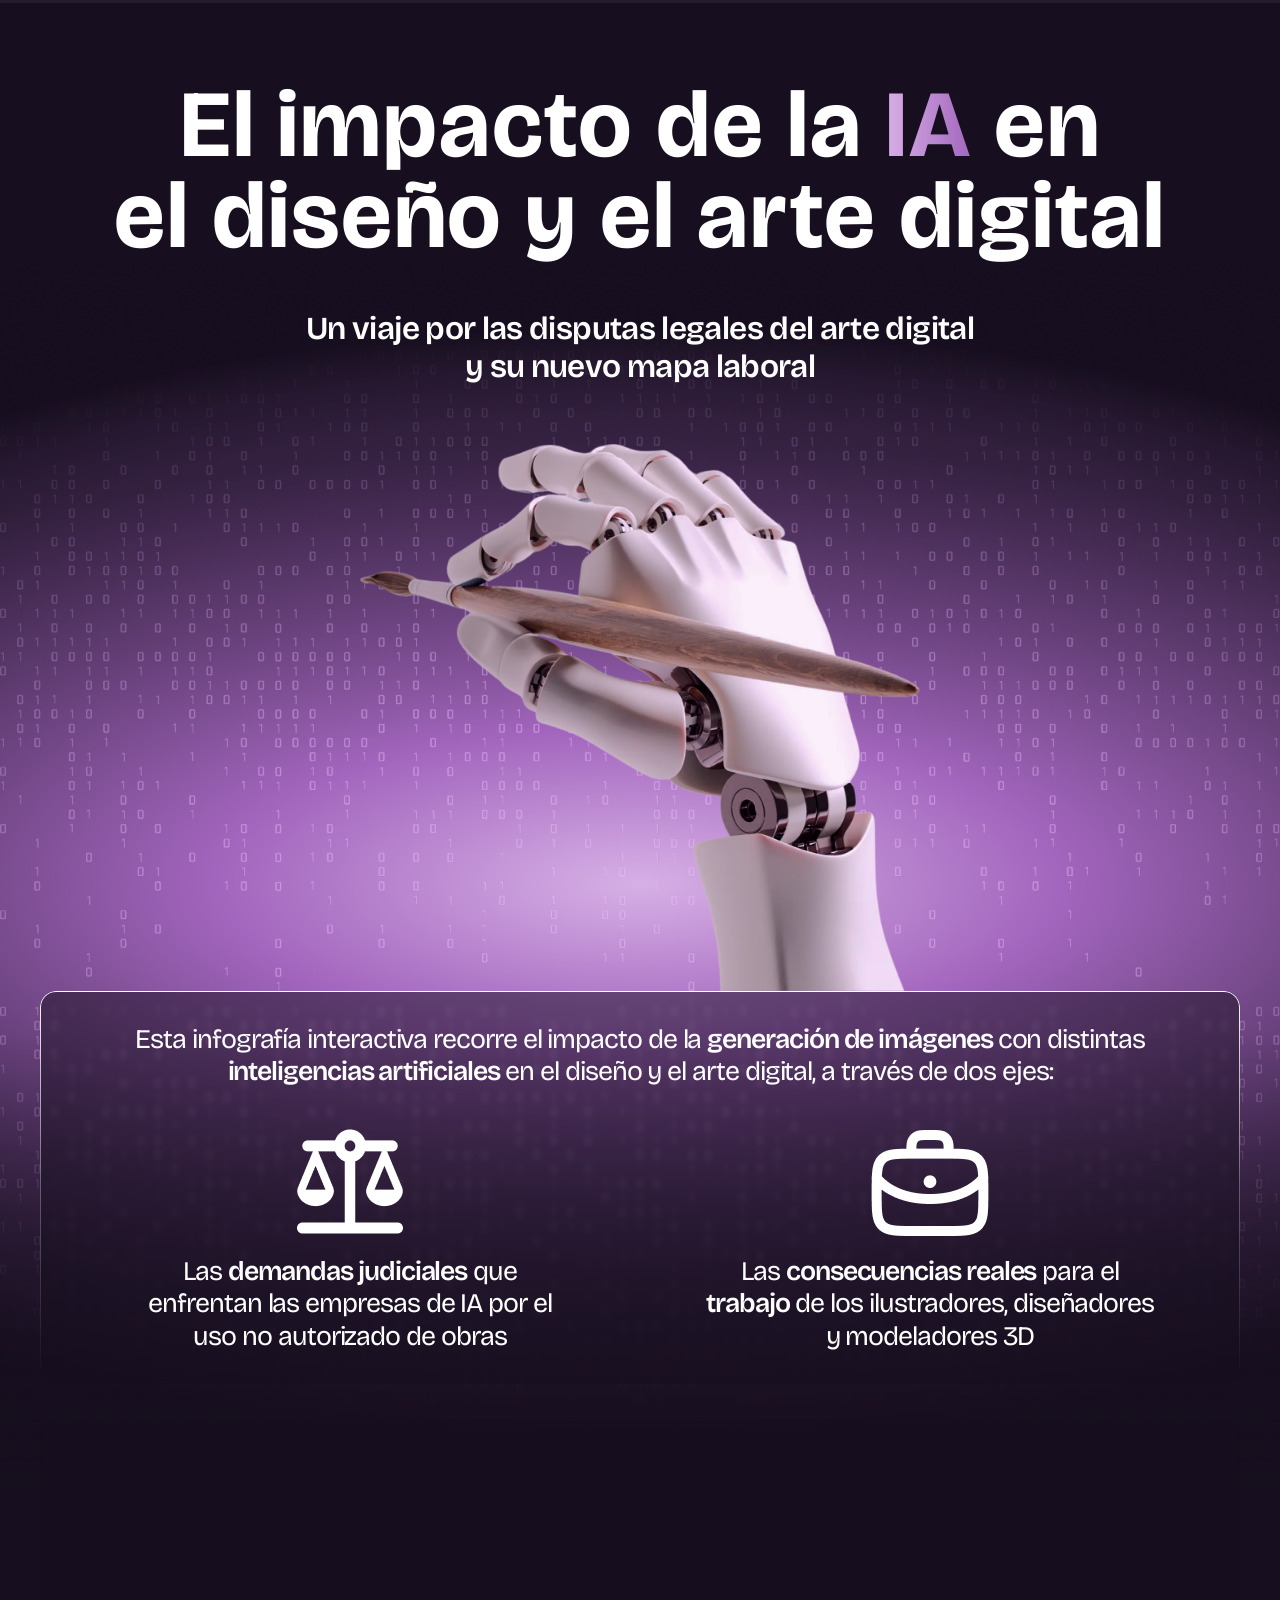
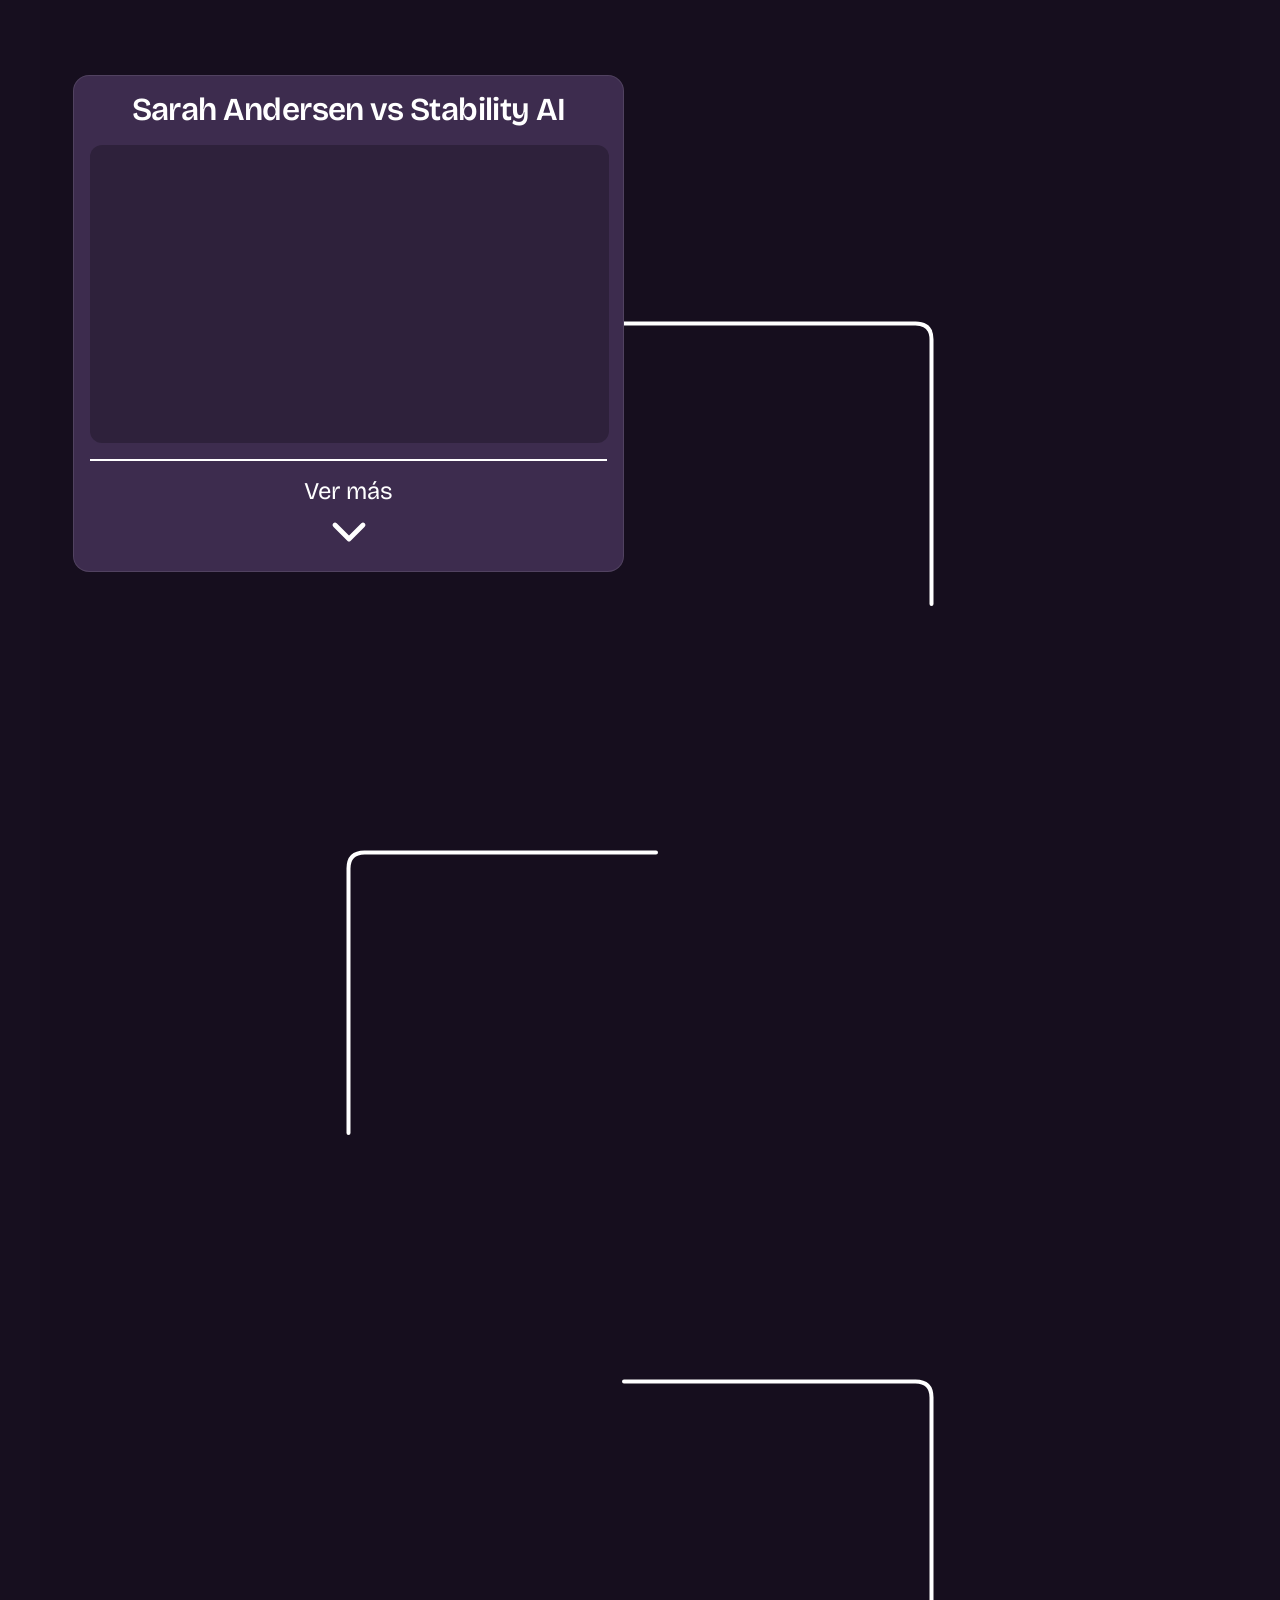
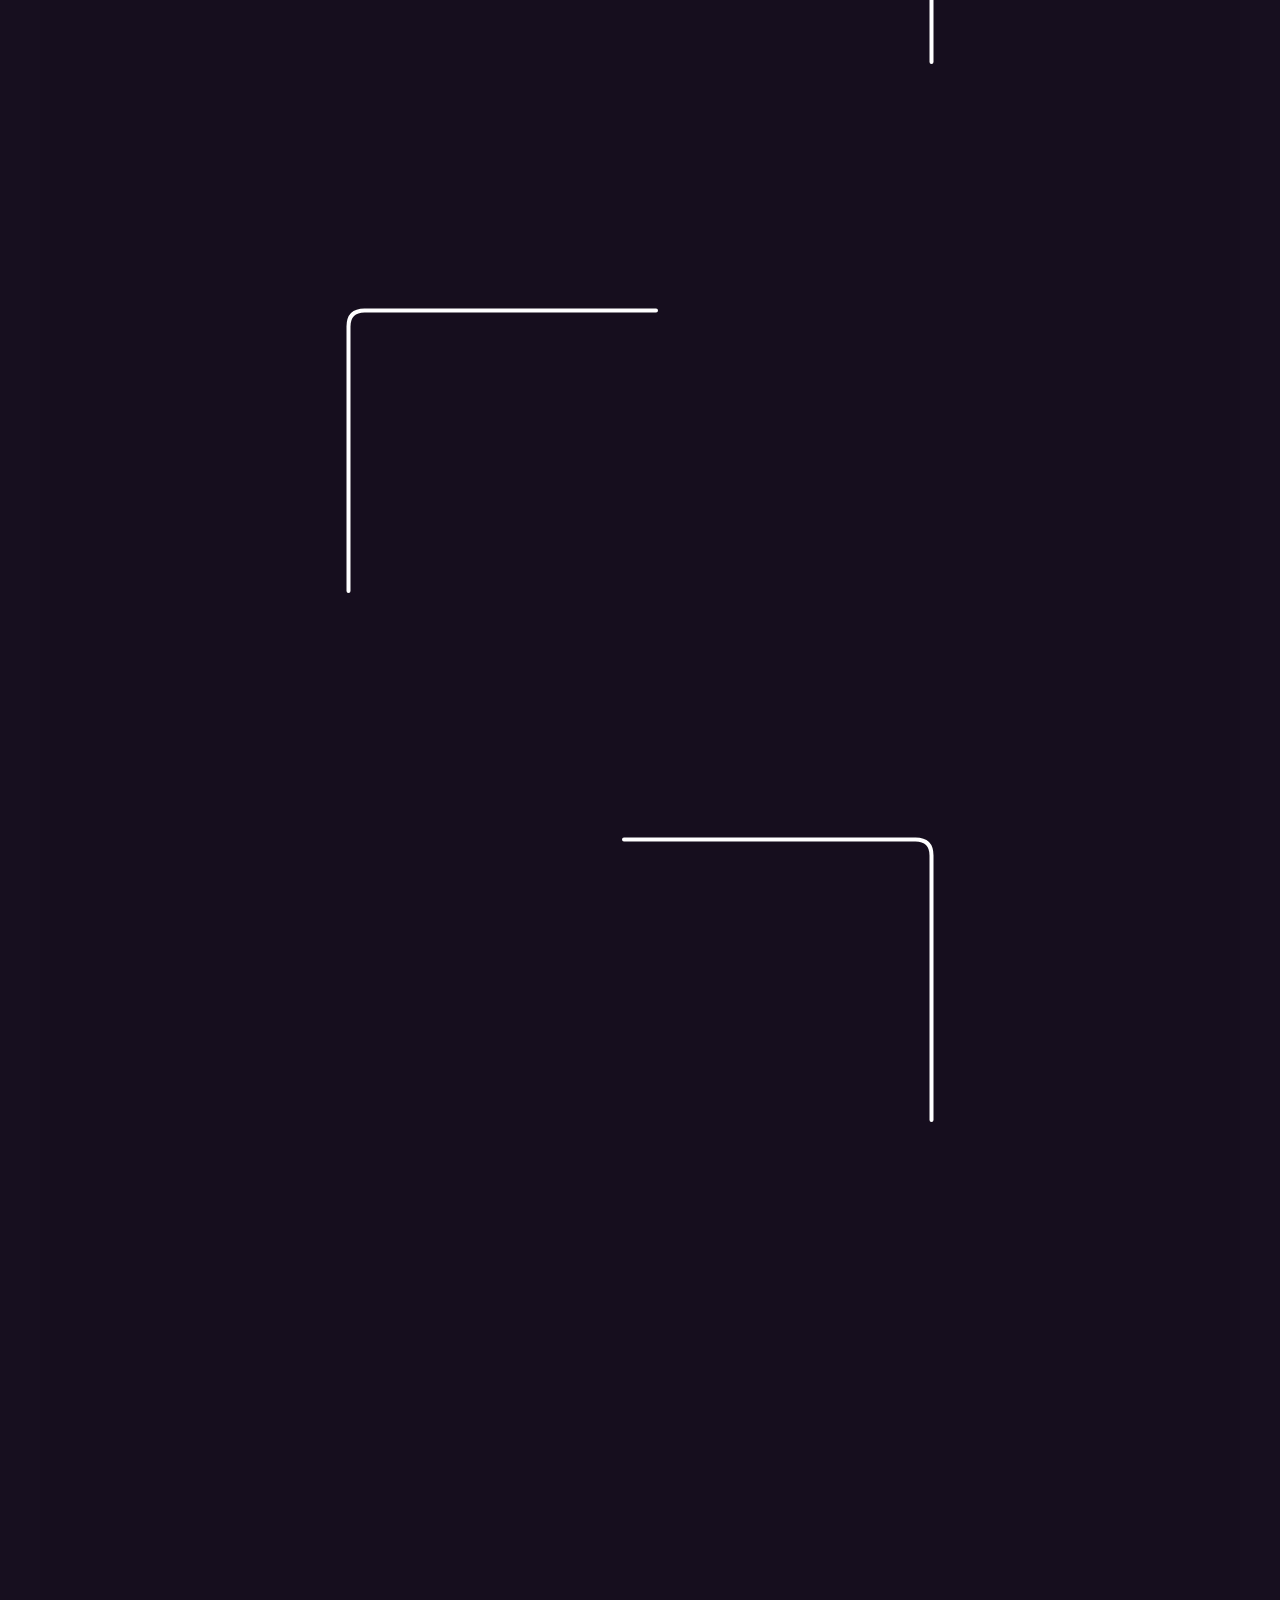
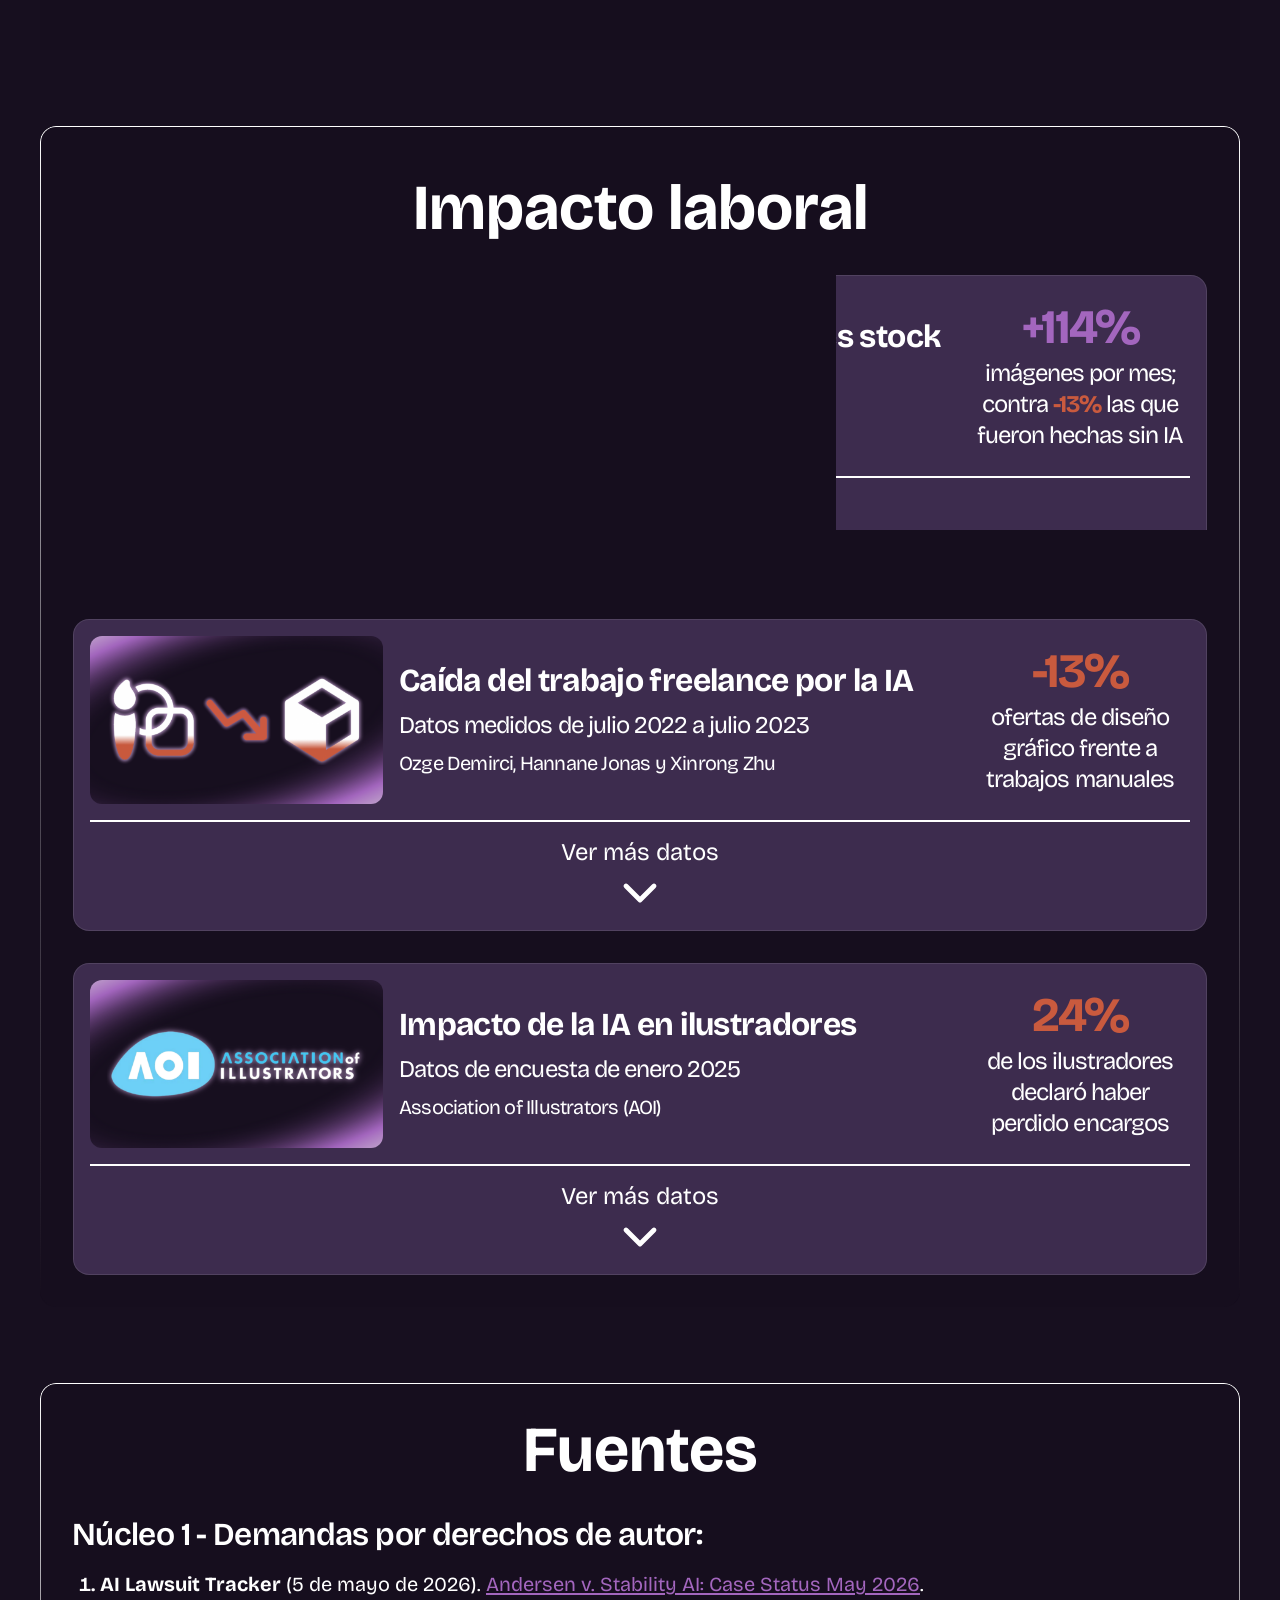
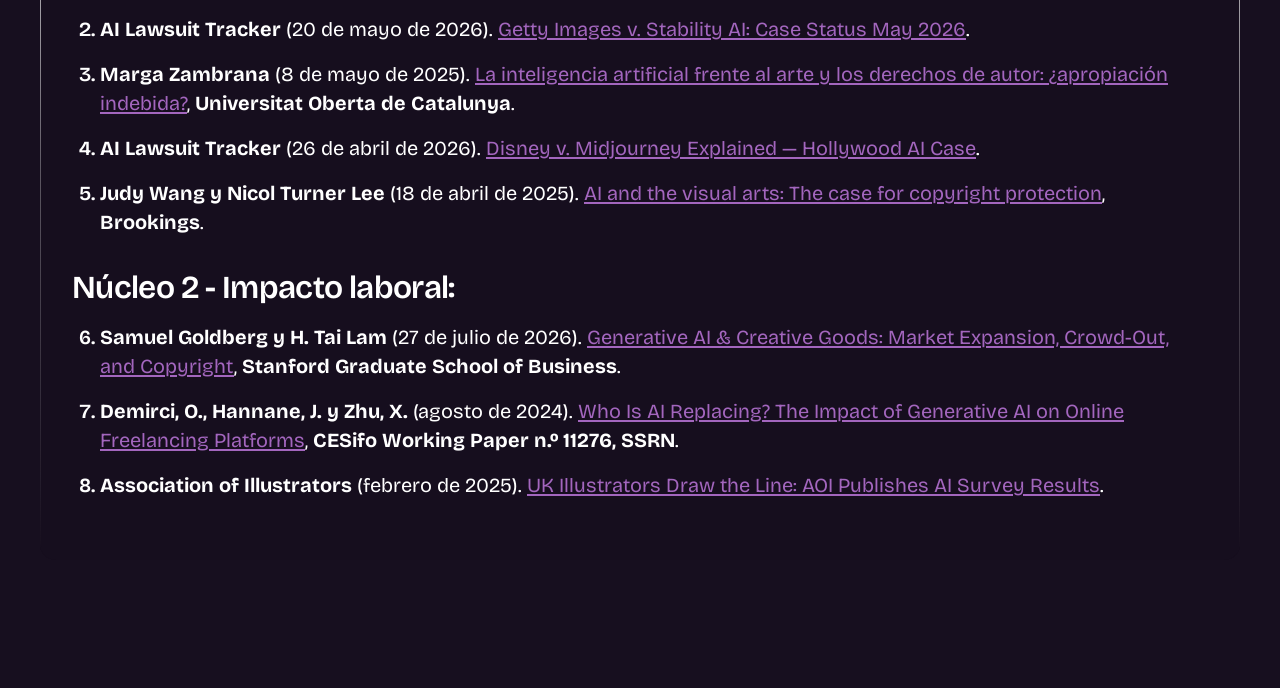
<file: infografia.html>
<!DOCTYPE html>
<html lang="es">
<head>
    <meta charset="UTF-8">
    <meta name="viewport" content="width=device-width, initial-scale=1.0">
    <meta name="theme-color" content="#170F1F">
    <meta name="description" content="Infografía sobre el impacto de la inteligencia artificial generativa en el diseño y el arte digital: las demandas por derechos de autor y las consecuencias en el trabajo de ilustradores, diseñadores y modeladores 3D.">

    <title>El Impacto de la IA en el diseño y arte digital</title>

    <link rel="preconnect" href="https://fonts.googleapis.com">
    <link rel="preconnect" href="https://fonts.gstatic.com" crossorigin>
    <link href="https://fonts.googleapis.com/css2?family=Bricolage+Grotesque:opsz,wght@12..96,200..800&display=swap" rel="stylesheet">

    <link rel="stylesheet" href="./estilos.css">
</head>
<body>

    <div class="progresoScroll" aria-hidden="true"><span id="barraProgreso"></span></div>

    <div class="destello" aria-hidden="true"></div>

    <svg class="sprite" aria-hidden="true" focusable="false">
        <symbol id="icoChevron" viewBox="0 0 24 24">
            <path d="M5 9l7 7 7-7" fill="none" stroke="currentColor" stroke-width="2.4" stroke-linecap="round" stroke-linejoin="round"/>
        </symbol>
        <symbol id="icoFlechaArriba" viewBox="0 0 24 24">
            <path d="M12 19V5M5 12l7-7 7 7" fill="none" stroke="currentColor" stroke-width="2.2" stroke-linecap="round" stroke-linejoin="round"/>
        </symbol>
        <symbol id="icoLupa" viewBox="0 0 24 24">
            <circle cx="10.5" cy="10.5" r="6.5" fill="none" stroke="currentColor" stroke-width="2.2"/>
            <path d="M19.5 19.5l-4.2-4.2" fill="none" stroke="currentColor" stroke-width="2.2" stroke-linecap="round"/>
        </symbol>
        <symbol id="icoX" viewBox="0 0 24 24">
            <path d="M5 5l14 14M19 5L5 19" fill="none" stroke="currentColor" stroke-width="2.2" stroke-linecap="round"/>
        </symbol>
        <symbol id="icoFlecha" viewBox="0 0 24 24">
            <path d="M3 12h15M13 6l6 6-6 6" fill="none" stroke="currentColor" stroke-width="2.2" stroke-linecap="round" stroke-linejoin="round"/>
        </symbol>
    </svg>

    <!--
    ==================================================
                         HEADER
    ==================================================
    -->

    <header>

        <h1 class="tituloPrincipal">El impacto de la <span class="resaltado2">IA</span> en<br>el diseño y el arte digital</h1>

    </header>

    <!--
    ==================================================
                    MAIN Y SECCIONES
    ==================================================
    -->

    <main>

        <!--                           PORTADA                               -->

        <section class="portada">

            <h3 data-revelar>Un viaje por las disputas legales del arte digital<br class="salto-760">y su nuevo mapa laboral</h3>

            <div class="manoWrap">
                <div class="manoMovil" data-parallax="0.07">
                    <img src="./img/Mano.png" class="mano" alt="Mano robótica sosteniendo un destello de luz" width="1397" height="1364" fetchpriority="high" decoding="async">
                </div>
            </div>

            <div class="intro">

                <div data-revelar>
                  <p>Esta infografía interactiva recorre el impacto de la <span class="resaltado">generación de imágenes </span>con distintas <span class="resaltado">inteligencias artificiales</span> en el diseño y el arte digital, a través de dos ejes:</p>
                </div>

                <div class="bloque-completo" data-revelar>

                    <div class="columna">
                        <img src="img/ImagenDemandas.png" alt="imagen de demandas">
                        <p>Las <span class="resaltado">demandas judiciales</span> que enfrentan las empresas de IA por el uso no autorizado de obras </p>
                    </div>

                    <div class="columna">
                        <img src="img/ImagenConsecuencias.png" alt="Imagen de Consecuencias en el diseño">
                        <p>Las <span class="resaltado">consecuencias reales</span> para el <span class="resaltado">trabajo</span> de los ilustradores, diseñadores y modeladores 3D</p>
                    </div>

                </div>

            </div>

        </section>

        <!-- ====================================================
                                     SECCION 1
            ========================================================-->

        <section class="seccion1">

            <div class="contSeccion1">

                <h2 data-revelar>Demandas por derechos de autor</h2>

                <p class="bajada" data-revelar>La IA generativa requiere billones de obras humanas para entrenarse; Esto dio inicio a la batalla judicial más grande de la era digital sobre propiedad intelectual:</p>

                <div class="contenedorTarjetas" id="lineaTiempo">

                    <svg class="conectores" id="conectoresTiempo" aria-hidden="true" focusable="false"></svg>

                    <article class="tarjeta" data-revelar>
                        <h4 class="tarjetaTitulo">Sarah Andersen vs Stability AI</h4>
                        <div class="tarjetaMedia">
                            <img src="img/tarjeta1.png" alt="Sarah Andersen junto al logotipo de Stability AI" width="468" height="268" loading="lazy" decoding="async">
                        </div>
                        <div class="tarjetaDetalle" id="caso1">
                            <div>
                                <p class="separado">En <span class="resaltado">enero de 2023</span>, <span class="resaltado">Sarah Andersen</span> demandó a Stability AI, Midjourney y DeviantArt por entrenar sus modelos con millones de imágenes de Internet, entre ellas obras suyas, sin consentimiento ni compensación.</p>
                                <div class="galeria galeriaSarah" data-lightbox="lb-sarah">
                                    <div class="miniatura">
                                        <p class="miniaturaTitulo">Ilustración original</p>
                                        <button type="button" class="miniaturaImg">
                                            <img src="img/sarah-original.png" alt="Ilustración original de Sarah Andersen" loading="lazy" decoding="async">
                                            <span class="lupaChica" aria-hidden="true"><svg viewBox="0 0 24 24"><use href="#icoLupa"/></svg></span>
                                            <span class="hoverAmpliar" aria-hidden="true">
                                                <svg viewBox="0 0 24 24"><use href="#icoLupa"/></svg>
                                                <span>Ampliar</span>
                                            </span>
                                        </button>
                                    </div>
                                    <div class="miniatura">
                                        <p class="miniaturaTitulo">Imitación de la IA</p>
                                        <button type="button" class="miniaturaImg">
                                            <img src="img/sarah-ia.png" alt="Imitación con IA del estilo de Sarah Andersen" loading="lazy" decoding="async">
                                            <span class="lupaChica" aria-hidden="true"><svg viewBox="0 0 24 24"><use href="#icoLupa"/></svg></span>
                                            <span class="hoverAmpliar" aria-hidden="true">
                                                <svg viewBox="0 0 24 24"><use href="#icoLupa"/></svg>
                                                <span>Ampliar</span>
                                            </span>
                                        </button>
                                    </div>
                                </div>
                                <template id="lb-sarah">
                                    <div class="lbPareja">
                                        <figure>
                                            <figcaption>Ilustración original</figcaption>
                                            <img src="img/sarah-original.png" alt="Ilustración original de Sarah Andersen">
                                        </figure>
                                        <figure>
                                            <figcaption>Imitación de la IA</figcaption>
                                            <img src="img/sarah-ia.png" alt="Imitación con IA del estilo de Sarah Andersen">
                                        </figure>
                                    </div>
                                </template>
                                <p>En <span class="resaltado">octubre de 2023</span> el juez descartó casi todos los reclamos y, en copyright, dejó seguir solo el de Andersen, la única con obras registradas. </p>
                                <p>En <span class="resaltado">agosto de 2024</span>, un fallo permitió avanzar el reclamo por infracción directa. Es una de las primeras demandas colectivas de artistas contra la IA generativa. El juicio sigue en curso y fue <span class="resaltado">reprogramado a abril de 2027.</span></p>
                            </div>
                        </div>
                        <button type="button" class="tarjetaFlecha" aria-expanded="false" aria-controls="caso1" aria-label="Ver más sobre el caso Sarah Andersen vs Stability AI">
                            <span class="tarjetaFlechaTexto">Ver más</span>
                            <svg viewBox="0 0 24 24" aria-hidden="true"><use href="#icoChevron"/></svg>
                        </button>
                    </article>
                    

                    <article class="tarjeta" data-revelar>
                        <h4 class="tarjetaTitulo">Getty Images vs Stability AI</h4>
                        <div class="tarjetaMedia">
                            <img src="img/tarjeta2.png" alt="Logotipos de Stability AI y Getty Images" width="468" height="268" loading="lazy" decoding="async">
                        </div>
                        <div class="tarjetaDetalle" id="caso2">
                            <div>
                                <p>En <span class="resaltado">enero de 2023</span>, Getty Images demandó a Stability AI en el Reino Unido por usar su banco de imágenes, sin autorización, para entrenar su modelo de AI generativa Stable Difusión.</p>
                                <div class="galeria galeriaGettyFoto" data-lightbox="lb-getty-foto">
                                    <div class="miniatura">
                                        <p class="miniaturaTitulo">Foto original</p>
                                        <button type="button" class="miniaturaImg">
                                            <img src="img/getty-foto-original.png" alt="Fotografía original usada por Getty Images" loading="lazy" decoding="async">
                                            <span class="lupaChica" aria-hidden="true"><svg viewBox="0 0 24 24"><use href="#icoLupa"/></svg></span>
                                            <span class="hoverAmpliar" aria-hidden="true">
                                                <svg viewBox="0 0 24 24"><use href="#icoLupa"/></svg>
                                                <span>Ampliar</span>
                                            </span>
                                        </button>
                                    </div>
                                    <div class="miniatura">
                                        <p class="miniaturaTitulo">Imitación de la IA</p>
                                        <button type="button" class="miniaturaImg">
                                            <img src="img/getty-foto-ia.png" alt="Imitación con IA de la fotografía de Getty Images" loading="lazy" decoding="async">
                                            <span class="lupaChica" aria-hidden="true"><svg viewBox="0 0 24 24"><use href="#icoLupa"/></svg></span>
                                            <span class="hoverAmpliar" aria-hidden="true">
                                                <svg viewBox="0 0 24 24"><use href="#icoLupa"/></svg>
                                                <span>Ampliar</span>
                                            </span>
                                        </button>
                                    </div>
                                </div>
                                <template id="lb-getty-foto">
                                    <div class="lbPareja">
                                        <figure>
                                            <figcaption>Foto original</figcaption>
                                            <img src="img/getty-foto-original.png" alt="Fotografía original usada por Getty Images">
                                        </figure>
                                        <figure>
                                            <figcaption>Imitación de la IA</figcaption>
                                            <img src="img/getty-foto-ia.png" alt="Imitación con IA de la fotografía de Getty Images">
                                        </figure>
                                    </div>
                                </template>
                                <p>En <span class="resaltado">noviembre de 2025</span>, la jueza emitió un fallo parcial: no evaluó la legalidad del entrenamiento por falta de pruebas y rechazó la demanda de copyrigth porque el modelo no guarda copias. Solo admitió una infracción de marca menor por la aparición de marcas de agua antiguas.</p>
                                <div class="galeria galeriaGettyMarca" data-lightbox="lb-getty-marca">
                                    <div class="miniatura">
                                        <p class="miniaturaTitulo">Marca original</p>
                                        <button type="button" class="miniaturaImg fina">
                                            <img src="img/getty-marca-original.png" alt="Marca de agua original de Getty Images" loading="lazy" decoding="async">
                                            <span class="lupaChica" aria-hidden="true"><svg viewBox="0 0 24 24"><use href="#icoLupa"/></svg></span>
                                            <span class="hoverAmpliar" aria-hidden="true">
                                                <svg viewBox="0 0 24 24"><use href="#icoLupa"/></svg>
                                                <span>Ampliar</span>
                                            </span>
                                        </button>
                                    </div>
                                    <div class="miniatura">
                                        <p class="miniaturaTitulo">Imitación de la IA</p>
                                        <button type="button" class="miniaturaImg fina">
                                            <img src="img/getty-marca-ia.png" alt="Imitación con IA de la marca de agua de Getty Images" loading="lazy" decoding="async">
                                            <span class="lupaChica" aria-hidden="true"><svg viewBox="0 0 24 24"><use href="#icoLupa"/></svg></span>
                                            <span class="hoverAmpliar" aria-hidden="true">
                                                <svg viewBox="0 0 24 24"><use href="#icoLupa"/></svg>
                                                <span>Ampliar</span>
                                            </span>
                                        </button>
                                    </div>
                                </div>
                                <template id="lb-getty-marca">
                                    <div class="lbPareja">
                                        <figure>
                                            <figcaption>Marca original</figcaption>
                                            <img src="img/getty-marca-original.png" alt="Marca de agua original de Getty Images">
                                        </figure>
                                        <figure>
                                            <figcaption>Imitación de la IA</figcaption>
                                            <img src="img/getty-marca-ia.png" alt="Imitación con IA de la marca de agua de Getty Images">
                                        </figure>
                                    </div>
                                </template>
                                <p>En <span class="resaltado">diciembre de 2025</span>, la jueza autorizó a Getty a apelar el rechazo del reclamo de copyrigth; la apelación sigue pendiente.</p>
                            </div>
                        </div>
                        <button type="button" class="tarjetaFlecha" aria-expanded="false" aria-controls="caso2" aria-label="Ver más sobre el caso Getty Images vs Stability AI">
                            <span class="tarjetaFlechaTexto">Ver más</span>
                            <svg viewBox="0 0 24 24" aria-hidden="true"><use href="#icoChevron"/></svg>
                        </button>
                    </article>

                    <article class="tarjeta" data-revelar>
                        <h4 class="tarjetaTitulo">Caso Zarya of the Dawn</h4>
                        <div class="tarjetaMedia">
                            <img src="img/tarjeta3.png" alt="Autora sosteniendo el cómic Zarya of the Dawn" width="468" height="268" loading="lazy" decoding="async">
                        </div>
                        <div class="tarjetaDetalle" id="caso3">
                            <div>
                                <p>En <span class="resaltado">septiembre de 2022</span>, Kris Kashtanova publicó Zarya of the Dawn, el primer cómic ilustrado con imágenes generadas con IA, con el modelo de Midjourney.</p>
                                <div class="galeria galeriaZarya" data-lightbox="lb-zarya">
                                    <button type="button" class="miniaturaImg">
                                        <img src="img/zarya-1.png" alt="Portada del cómic Zarya of the Dawn" loading="lazy" decoding="async">
                                        <span class="lupaChica" aria-hidden="true"><svg viewBox="0 0 24 24"><use href="#icoLupa"/></svg></span>
                                        <span class="hoverAmpliar" aria-hidden="true">
                                            <svg viewBox="0 0 24 24"><use href="#icoLupa"/></svg>
                                            <span>Ampliar</span>
                                        </span>
                                    </button>
                                    <button type="button" class="miniaturaImg">
                                        <img src="img/zarya-2.png" alt="Página 1 del cómic Zarya of the Dawn" loading="lazy" decoding="async">
                                        <span class="lupaChica" aria-hidden="true"><svg viewBox="0 0 24 24"><use href="#icoLupa"/></svg></span>
                                        <span class="hoverAmpliar" aria-hidden="true">
                                            <svg viewBox="0 0 24 24"><use href="#icoLupa"/></svg>
                                            <span>Ampliar</span>
                                        </span>
                                    </button>
                                    <button type="button" class="miniaturaImg">
                                        <img src="img/zarya-3.png" alt="Página 14 del cómic Zarya of the Dawn" loading="lazy" decoding="async">
                                        <span class="lupaChica" aria-hidden="true"><svg viewBox="0 0 24 24"><use href="#icoLupa"/></svg></span>
                                        <span class="hoverAmpliar" aria-hidden="true">
                                            <svg viewBox="0 0 24 24"><use href="#icoLupa"/></svg>
                                            <span>Ampliar</span>
                                        </span>
                                    </button>
                                </div>
                                <template id="lb-zarya">
                                    <div class="lbGaleria">
                                        <button type="button" class="lbFlecha lbFlechaPrev" aria-label="Imagen anterior"><svg viewBox="0 0 24 24" aria-hidden="true"><use href="#icoChevron"/></svg></button>
                                        <div class="lbSlides">
                                            <figure class="lbSlide">
                                                <figcaption>Portada del cómic</figcaption>
                                                <img src="img/zarya-1.png" alt="Portada del cómic Zarya of the Dawn">
                                            </figure>
                                            <figure class="lbSlide">
                                                <figcaption>Página 1 del cómic</figcaption>
                                                <img src="img/zarya-2.png" alt="Página 1 del cómic Zarya of the Dawn">
                                            </figure>
                                            <figure class="lbSlide">
                                                <figcaption>Página 14 del cómic</figcaption>
                                                <img src="img/zarya-3.png" alt="Página 14 del cómic Zarya of the Dawn">
                                            </figure>
                                        </div>
                                        <button type="button" class="lbFlecha lbFlechaNext" aria-label="Imagen siguiente"><svg viewBox="0 0 24 24" aria-hidden="true"><use href="#icoChevron"/></svg></button>
                                    </div>
                                </template>
                                <p>En el mismo mes del lanzamiento del cómic, la Oficina del Copyrigth de EE.UU. lo registró; al enterarse de que las imágenes eran de Midjourney, revisó su decisión y, el <span class="resaltado">21 de febrero de 2023</span>, resolvió que esas imágenes no tienen copyrigth propio, aunque sí el texto y la disposición de los elementos, hechos por la autora humana. </p>
                            </div>
                        </div>
                        <button type="button" class="tarjetaFlecha" aria-expanded="false" aria-controls="caso3" aria-label="Ver más sobre el caso Zarya of the Dawn">
                            <span class="tarjetaFlechaTexto">Ver más</span>
                            <svg viewBox="0 0 24 24" aria-hidden="true"><use href="#icoChevron"/></svg>
                        </button>
                    </article>

                    <article class="tarjeta" data-revelar>
                        <h4 class="tarjetaTitulo">Efecto Ghibli de ChatGPT</h4>
                        <div class="tarjetaMedia">
                            <img src="img/tarjeta4.png" alt="Logo de ChatGPT y STUDIO GHIBLI" width="468" height="268" loading="lazy" decoding="async">
                        </div>
                        <div class="tarjetaDetalle" id="caso4">
                            <div>
                                <p>El <span class="resaltado">25 de marzo de 2025</span>, Open AI lanzó la generación de imágenes de ChatGPT y en pocos días las redes se llenaron de fotos al estilo del estudio Ghibli. Sam Altman, director ejecutivo de OpenAI, dijo que los procesadores se estaban "derritiendo" por la demanda. Abajo, un <span class="resaltado">ejemplo con una foto de Messi:</span></p>
                                <div class="galeria galeriaGhibli" data-lightbox="lb-ghibli">
                                    <div class="miniatura">
                                        <p class="miniaturaTitulo">Foto real</p>
                                        <button type="button" class="miniaturaImg">
                                            <img src="img/ghibli-antes.png" alt="Foto real, sin editar" loading="lazy" decoding="async">
                                            <span class="lupaChica" aria-hidden="true"><svg viewBox="0 0 24 24"><use href="#icoLupa"/></svg></span>
                                            <span class="hoverAmpliar" aria-hidden="true">
                                                <svg viewBox="0 0 24 24"><use href="#icoLupa"/></svg>
                                                <span>Ampliar</span>
                                            </span>
                                        </button>
                                    </div>
                                    <span class="flechaGhibli" aria-hidden="true"><svg viewBox="0 0 24 24"><use href="#icoFlecha"/></svg></span>
                                    <div class="miniatura">
                                        <p class="miniaturaTitulo">Versión de ChatGPT</p>
                                        <button type="button" class="miniaturaImg">
                                            <img src="img/ghibli-despues.png" alt="Versión generada por ChatGPT al estilo Studio Ghibli" loading="lazy" decoding="async">
                                            <span class="lupaChica" aria-hidden="true"><svg viewBox="0 0 24 24"><use href="#icoLupa"/></svg></span>
                                            <span class="hoverAmpliar" aria-hidden="true">
                                                <svg viewBox="0 0 24 24"><use href="#icoLupa"/></svg>
                                                <span>Ampliar</span>
                                            </span>
                                        </button>
                                    </div>
                                </div>
                                <template id="lb-ghibli">
                                    <div class="lbPareja lbGhibli">
                                        <figure>
                                            <figcaption>Foto real</figcaption>
                                            <img src="img/ghibli-antes.png" alt="Foto real, sin editar">
                                        </figure>
                                        <span class="lbFlechaCentro" aria-hidden="true"><svg viewBox="0 0 24 24"><use href="#icoFlecha"/></svg></span>
                                        <figure>
                                            <figcaption>Versión de ChatGPT</figcaption>
                                            <img src="img/ghibli-despues.png" alt="Versión generada por ChatGPT al estilo Studio Ghibli">
                                        </figure>
                                    </div>
                                </template>
                                <p>Open AI había limitado la imitación de artistas vivos, pero permitía estilos de estudios enteros. Este caso llevó la discusión sobre la propiedad intelectual a la cultura popular masiva. </p>
                            </div>
                        </div>
                        <button type="button" class="tarjetaFlecha" aria-expanded="false" aria-controls="caso4" aria-label="Ver más sobre el efecto Ghibli de ChatGPT">
                            <span class="tarjetaFlechaTexto">Ver más</span>
                            <svg viewBox="0 0 24 24" aria-hidden="true"><use href="#icoChevron"/></svg>
                        </button>
                    </article>

                    <article class="tarjeta" data-revelar>
                        <h4 class="tarjetaTitulo">Disney-Universal vs Midjourney</h4>
                        <div class="tarjetaMedia">
                            <img src="img/tarjeta5.png" alt="Logotipos de Disney, Universal y Midjourney" width="468" height="268" loading="lazy" decoding="async">
                        </div>
                        <div class="tarjetaDetalle" id="caso5">
                            <div>
                                <p>En <span class="resaltado">junio de 2025</span>, Disney y Universal (con Marvel, Lucasfilm y otras filiales) demandaron a Midjourney por generar versiones casi idénticas de personajes a partir de prompts simples.</p>
                                <p class="galeriaDisneyTitulo">Ejemplos generados con Midjourney</p>
                                <div class="galeria galeriaDisney" data-lightbox="lb-disney">
                                    <button type="button" class="miniaturaImg">
                                        <img src="img/disney-1.png" alt="WALL-E generado con Midjourney" loading="lazy" decoding="async">
                                        <span class="lupaChica" aria-hidden="true"><svg viewBox="0 0 24 24"><use href="#icoLupa"/></svg></span>
                                        <span class="hoverAmpliar" aria-hidden="true">
                                            <svg viewBox="0 0 24 24"><use href="#icoLupa"/></svg>
                                            <span>Ampliar</span>
                                        </span>
                                    </button>
                                    <button type="button" class="miniaturaImg">
                                        <img src="img/disney-2.png" alt="Shrek generado con Midjourney" loading="lazy" decoding="async">
                                        <span class="lupaChica" aria-hidden="true"><svg viewBox="0 0 24 24"><use href="#icoLupa"/></svg></span>
                                        <span class="hoverAmpliar" aria-hidden="true">
                                            <svg viewBox="0 0 24 24"><use href="#icoLupa"/></svg>
                                            <span>Ampliar</span>
                                        </span>
                                    </button>
                                    <button type="button" class="miniaturaImg">
                                        <img src="img/disney-3.png" alt="Stormtroopers generados con Midjourney" loading="lazy" decoding="async">
                                        <span class="lupaChica" aria-hidden="true"><svg viewBox="0 0 24 24"><use href="#icoLupa"/></svg></span>
                                        <span class="hoverAmpliar" aria-hidden="true">
                                            <svg viewBox="0 0 24 24"><use href="#icoLupa"/></svg>
                                            <span>Ampliar</span>
                                        </span>
                                    </button>
                                </div>
                                <template id="lb-disney">
                                    <div class="lbGaleria lbDisney">
                                        <button type="button" class="lbFlecha lbFlechaPrev" aria-label="Imagen anterior"><svg viewBox="0 0 24 24" aria-hidden="true"><use href="#icoChevron"/></svg></button>
                                        <div class="lbSlides">
                                            <figure class="lbSlide">
                                                <figcaption><strong>WALL-E (Pixar/Disney)</strong><br>generado con Midjourney</figcaption>
                                                <img src="img/disney-1.png" alt="WALL-E generado con Midjourney">
                                            </figure>
                                            <figure class="lbSlide">
                                                <figcaption><strong>Shrek (DreamWorks/Universal)</strong><br>generado con Midjourney</figcaption>
                                                <img src="img/disney-2.png" alt="Shrek generado con Midjourney">
                                            </figure>
                                            <figure class="lbSlide">
                                                <figcaption><strong>Stormtroopers (Lucasfilm/Disney)</strong><br>generados con Midjourney</figcaption>
                                                <img src="img/disney-3.png" alt="Stormtroopers generados con Midjourney">
                                            </figure>
                                        </div>
                                        <button type="button" class="lbFlecha lbFlechaNext" aria-label="Imagen siguiente"><svg viewBox="0 0 24 24" aria-hidden="true"><use href="#icoChevron"/></svg></button>
                                    </div>
                                </template>
                                <p>En <span class="resaltado">septiembre de 2025</span> se sumó Warner Bros. Discovery con una demanda similar. Midjourney sostiene que es uso legítimo. Los estudios piden hasta US$150.000 por cada obra infrigida de forma intencional.</p>
                                <p>La etapa de pruebas cierra en <span class="resaltado">septiembre de 2026</span> y las menciones de juicio sumario vencen el 23 de noviembre; recién después se sabrá si hay juicio.</p>
                            </div>
                        </div>
                        <button type="button" class="tarjetaFlecha" aria-expanded="false" aria-controls="caso5" aria-label="Ver más sobre el caso Disney-Universal vs Midjourney">
                            <span class="tarjetaFlechaTexto">Ver más</span>
                            <svg viewBox="0 0 24 24" aria-hidden="true"><use href="#icoChevron"/></svg>
                        </button>
                    </article>

                    <article class="tarjeta" data-revelar>
                        <h4 class="tarjetaTitulo">Actualidad</h4>
                        <div class="tarjetaMedia">
                            <img src="img/tarjeta6.png" alt="Balanza de la justicia" width="468" height="268" loading="lazy" decoding="async">
                        </div>
                        <div class="tarjetaDetalle" id="caso6">
                            <div>
                                <p>Hasta la fecha de publicación de esta infografía, ninguno de los tres litigios principales tiene sentencia firme:</p>
                            <ul>
                                <li>
                                    <p>El juicio de Andersen, antes previsto para septiembre de 2026, se postergó a abril de 2027;</p>
                                </li>
                               <li>
                                <p>Getty tiene permiso para apelar su fallo parcial;</p>
                               </li>
                               <li>
                                <p>Y en el caso de Disney y Universal la etapa de pruebas está por cerrar.</p>
                               </li>
                            </ul>
                            <p>El conflicto que inició en 2023 sigue abierto.</p>
                            </div>
                        </div>
                        <button type="button" class="tarjetaFlecha" aria-expanded="false" aria-controls="caso6" aria-label="Ver más sobre la situación actual">
                            <span class="tarjetaFlechaTexto">Ver más</span>
                            <svg viewBox="0 0 24 24" aria-hidden="true"><use href="#icoChevron"/></svg>
                        </button>
                    </article>

                </div>

            </div>

        </section>

        <!-- ====================================================
                                     SECCION 2
            ========================================================-->

        <section class="seccion2">

            <div class="contSeccion2">

                <h2 data-revelar>Impacto laboral</h2>

                <div class="contenedorTarjetas3">

                    <article class="tarjeta tarjeta3" data-revelar data-etiqueta="datos">

                        <div class="tarjetaCabecera">
                            <div class="tarjetaPortadaWrap"><img src="img/mercado-stock.png" class="tarjetaPortada2" alt="Mosaico de imágenes de stock generadas con IA" loading="lazy" decoding="async"></div>
                            <div class="tarjetaTexto2">
                                <h3 class="tarjetaTitulo2">El nuevo mercado de imágenes stock</h3>
                                <p class="tarjetaFecha2">Datos medidos de julio 2023 a mayo 2024</p>
                                <p class="tarjetaAutores2">Samuel Goldberg y H. Tai Lam</p>
                            </div>
                            <div class="tarjetaDato2">
                                <p class="datoGrande violeta" data-contador="136" data-prefijo="+" data-sufijo="%">+136%</p>
                                <p class="datoTexto">imágenes por mes; contra <strong data-contador="15" data-prefijo="-" data-sufijo="%">-15%</strong> las que fueron hechas sin IA</p>
                            </div>
                        </div>

                        <div class="tarjetaDetalle" id="datoCaso1">
                            <div>

                                <div class="grupoDato">

                                <p>En las plataformas de imágenes stock, los artistas suben sus obras para que empresas y periodistas les compren. <span class="resaltado">Desde julio de 2023</span>, una de las más grandes empezó a aceptar imágenes generadas con IA (siempre etiquetadas), pero solo en las genéricas: no en las editoriales, que muestran marcas reales o ilustran noticias.</p>

                                <p>Un estudio de Stanford y UCLA midió qué cambió después, comparando los dos grupos: las <span class="resaltado">imágenes donde se permitió la IA</span> y las <span class="resaltado">editoriales</span>, donde no:</p>

                                <div class="grafico graficoDoble">

                                    <div class="graficoEjeY">
                                        <span>150%</span>
                                        <span>100%</span>
                                        <span>50%</span>
                                        <span>0%</span>
                                        <span>-50%</span>
                                    </div>

                                    <div class="graficoPanel">
                                        <p class="graficoTitulo">Imágenes publicadas por mes<br><span class="graficoSubtitulo">julio 2023 - mayo 2024</span></p>
                                        <div class="graficoArea">
                                            <div class="graficoRejilla">
                                                <span style="top:0%"></span>
                                                <span style="top:25%"></span>
                                                <span style="top:50%"></span>
                                                <span class="cero" style="top:75%"></span>
                                                <span style="top:100%"></span>
                                            </div>
                                            <button type="button" class="graficoColumna" style="--alto:275.2px" aria-label="Con y sin IA (conjunto): +136%">
                                                <span class="graficoValor" data-contador="136" data-prefijo="+" data-sufijo="%">+136%</span>
                                            </button>
                                            <button type="button" class="graficoColumna negativa" style="--alto:29.75px" aria-label="Solo sin IA: -15%">
                                                <span class="graficoValor" data-contador="15" data-prefijo="-" data-sufijo="%">-15%</span>
                                            </button>
                                        </div>
                                        <div class="graficoEtiquetasX">
                                            <span>Con y sin IA<br>(conjunto)</span>
                                            <span>Solo sin IA</span>
                                        </div>
                                    </div>

                                    <div class="graficoPanel">
                                        <p class="graficoTitulo">Imágenes vendidas por mes<br><span class="graficoSubtitulo">julio 2023 - mayo 2024</span></p>
                                        <div class="graficoArea">
                                            <div class="graficoRejilla">
                                                <span style="top:0%"></span>
                                                <span style="top:25%"></span>
                                                <span style="top:50%"></span>
                                                <span class="cero" style="top:75%"></span>
                                                <span style="top:100%"></span>
                                            </div>
                                            <button type="button" class="graficoColumna" style="--alto:165.5px" aria-label="Con y sin IA (conjunto): +82%">
                                                <span class="graficoValor" data-contador="82" data-prefijo="+" data-sufijo="%">+82%</span>
                                            </button>
                                            <button type="button" class="graficoColumna negativa" style="--alto:55.5px" aria-label="Solo sin IA: -28%">
                                                <span class="graficoValor" data-contador="28" data-prefijo="-" data-sufijo="%">-28%</span>
                                            </button>
                                        </div>
                                        <div class="graficoEtiquetasX">
                                            <span>Con y sin IA<br>(conjunto)</span>
                                            <span>Solo sin IA</span>
                                        </div>
                                    </div>

                                </div>

                                </div>

                                <div class="grupoDato">

                                <p>Este mismo cambio también se ve en <span class="resaltado">quién produce</span> esas imágenes:</p>

                                <div class="grafico graficoSimple">

                                    <div class="graficoEjeY">
                                        <span>150%</span>
                                        <span>100%</span>
                                        <span>50%</span>
                                        <span>0%</span>
                                        <span>-50%</span>
                                    </div>

                                    <div class="graficoPanel">
                                        <p class="graficoTitulo">Artistas activos por mes<br><span class="graficoSubtitulo">julio 2023 - mayo 2024</span></p>
                                        <div class="graficoArea">
                                            <div class="graficoRejilla">
                                                <span style="top:0%"></span>
                                                <span style="top:25%"></span>
                                                <span style="top:50%"></span>
                                                <span class="cero" style="top:75%"></span>
                                                <span style="top:100%"></span>
                                            </div>
                                            <button type="button" class="graficoColumna" style="--alto:93.5px" aria-label="Con y sin IA (conjunto): +47%">
                                                <span class="graficoValor" data-contador="47" data-prefijo="+" data-sufijo="%">+47%</span>
                                            </button>
                                            <button type="button" class="graficoColumna negativa" style="--alto:61.5px" aria-label="Solo sin IA: -29%">
                                                <span class="graficoValor" data-contador="29" data-prefijo="-" data-sufijo="%">-29%</span>
                                            </button>
                                        </div>
                                        <div class="graficoEtiquetasX">
                                            <span>Con y sin IA<br>(conjunto)</span>
                                            <span>Solo sin IA</span>
                                        </div>
                                    </div>

                                </div>

                                </div>

                            </div>
                        </div>

                        <button type="button" class="tarjetaFlecha" aria-expanded="false" aria-controls="datoCaso1" aria-label="Ver más datos sobre el nuevo mercado de imágenes stock">
                            <span class="tarjetaFlechaTexto">Ver más datos</span>
                            <svg viewBox="0 0 24 24" aria-hidden="true"><use href="#icoChevron"/></svg>
                        </button>

                    </article>

                    <article class="tarjeta tarjeta3" data-revelar data-etiqueta="datos">

                        <div class="tarjetaCabecera">
                            <div class="tarjetaPortadaWrap"><img src="img/caida-freelance.png" class="tarjetaPortada2" alt="Ilustración sobre la caída del trabajo freelance" loading="lazy" decoding="async"></div>
                            <div class="tarjetaTexto2">
                                <h3 class="tarjetaTitulo2">Caída del trabajo freelance por la IA</h3>
                                <p class="tarjetaFecha2">Datos medidos de julio 2022 a julio 2023</p>
                                <p class="tarjetaAutores2">Ozge Demirci, Hannane Jonas y Xinrong Zhu</p>
                            </div>
                            <div class="tarjetaDato2">
                                <p class="datoGrande naranja" data-contador="18" data-prefijo="-" data-sufijo="%">-18%</p>
                                <p class="datoTexto">ofertas de diseño gráfico frente a trabajos manuales</p>
                            </div>
                        </div>

                        <div class="tarjetaDetalle" id="datoCaso2">
                            <div>

                                <div class="grupoDato">

                                <p>Otro estudio analizó más de un millón de publicaciones de trabajo en una plataforma freelance global. Entre <span class="resaltado">julio de 2022</span> y <span class="resaltado">julio de 2023</span>, tras la llegada de las IA generadoras de imágenes, las ofertas de diseño gráfico y modelado 3D cayeron más que las de trabajos manuales (administración y carga de datos, audio y video):</p>

                                <div class="donuts">

                                    <div class="donut" style="--offset: 572.27px" tabindex="0" role="img" aria-label="Ofertas de trabajo en diseño gráfico: -18%">
                                        <svg viewBox="0 0 277.68 277.68">
                                            <circle class="donutBase" cx="138.84" cy="138.84" r="113.85"/>
                                            <circle class="donutValor" cx="138.84" cy="138.84" r="113.85"/>
                                            <text class="donutEtiqueta" x="71.92" y="46.73" data-contador="18" data-prefijo="-" data-sufijo="%">-18%</text>
                                        </svg>
                                        <div class="donutCentro">
                                            <img src="img/icono2.1.png" class="donutIcono" alt="" loading="lazy" decoding="async">
                                            <p class="donutCentroTexto">Ofertas de trabajo en <strong>diseño gráfico</strong></p>
                                        </div>
                                    </div>

                                    <div class="donut" style="--offset: 608.04px" tabindex="0" role="img" aria-label="Ofertas de trabajo en modelado 3D: -15%">
                                        <svg viewBox="0 0 277.68 277.68">
                                            <circle class="donutBase" cx="138.84" cy="138.84" r="113.85"/>
                                            <circle class="donutValor" cx="138.84" cy="138.84" r="113.85"/>
                                            <text class="donutEtiqueta" x="87.15" y="37.4" data-contador="15" data-prefijo="-" data-sufijo="%">-15%</text>
                                        </svg>
                                        <div class="donutCentro">
                                            <img src="img/icono2.2.png" class="donutIcono" alt="" loading="lazy" decoding="async">
                                            <p class="donutCentroTexto">Ofertas de trabajo en <strong>modelado 3D</strong></p>
                                        </div>
                                    </div>

                                </div>

                                </div>

                            </div>
                        </div>

                        <button type="button" class="tarjetaFlecha" aria-expanded="false" aria-controls="datoCaso2" aria-label="Ver más datos sobre la caída del trabajo freelance">
                            <span class="tarjetaFlechaTexto">Ver más datos</span>
                            <svg viewBox="0 0 24 24" aria-hidden="true"><use href="#icoChevron"/></svg>
                        </button>

                    </article>

                    <article class="tarjeta tarjeta3" data-revelar data-etiqueta="datos">

                        <div class="tarjetaCabecera">
                            <div class="tarjetaPortadaWrap"><img src="img/impacto-ilustradores.png" class="tarjetaPortada2" alt="Ilustración sobre el impacto de la IA en ilustradores" loading="lazy" decoding="async"></div>
                            <div class="tarjetaTexto2">
                                <h3 class="tarjetaTitulo2">Impacto de la IA en ilustradores</h3>
                                <p class="tarjetaFecha2">Datos de encuesta de enero 2025</p>
                                <p class="tarjetaAutores2">Association of Illustrators (AOI)</p>
                            </div>
                            <div class="tarjetaDato2">
                                <p class="datoGrande naranja" data-contador="32" data-sufijo="%">32%</p>
                                <p class="datoTexto">de los ilustradores declaró haber perdido encargos</p>
                            </div>
                        </div>

                        <div class="tarjetaDetalle" id="datoCaso3">
                            <div>

                                <div class="grupoDato">

                                <p class="parrafoAncho">A comienzos de 2025, la Asociación de Ilustradores del Reino Unido encuestó a sus ilustradores. Casi un tercio de quienes respondieron declaró haber perdido encargos por alternativas de IA:</p>

                                <div class="tarjetaDato" id="tarjetaDato">

                                    <div class="pictogramaIconos" id="waffle">
                                        <span class="usuario afectado" data-grupo="afectado" aria-hidden="true">
                                            <img src="img/user-blanco.png" alt="" class="base" loading="lazy" decoding="async">
                                            <img src="img/user-violeta.png" alt="" class="relleno" loading="lazy" decoding="async">
                                        </span>
                                        <span class="usuario afectado" data-grupo="afectado" aria-hidden="true">
                                            <img src="img/user-blanco.png" alt="" class="base" loading="lazy" decoding="async">
                                            <img src="img/user-violeta.png" alt="" class="relleno" loading="lazy" decoding="async">
                                        </span>
                                        <span class="usuario afectado" data-grupo="afectado" aria-hidden="true">
                                            <img src="img/user-blanco.png" alt="" class="base" loading="lazy" decoding="async">
                                            <img src="img/user-violeta.png" alt="" class="relleno" loading="lazy" decoding="async">
                                        </span>
                                        <span class="usuario" data-grupo="resto" aria-hidden="true"><img src="img/user-blanco.png" alt="" class="base" loading="lazy" decoding="async"></span>
                                        <span class="usuario" data-grupo="resto" aria-hidden="true"><img src="img/user-blanco.png" alt="" class="base" loading="lazy" decoding="async"></span>
                                        <span class="usuario" data-grupo="resto" aria-hidden="true"><img src="img/user-blanco.png" alt="" class="base" loading="lazy" decoding="async"></span>
                                        <span class="usuario" data-grupo="resto" aria-hidden="true"><img src="img/user-blanco.png" alt="" class="base" loading="lazy" decoding="async"></span>
                                        <span class="usuario" data-grupo="resto" aria-hidden="true"><img src="img/user-blanco.png" alt="" class="base" loading="lazy" decoding="async"></span>
                                        <span class="usuario" data-grupo="resto" aria-hidden="true"><img src="img/user-blanco.png" alt="" class="base" loading="lazy" decoding="async"></span>
                                        <span class="usuario" data-grupo="resto" aria-hidden="true"><img src="img/user-blanco.png" alt="" class="base" loading="lazy" decoding="async"></span>
                                    </div>

                                    <h2 class="pictogramaPorcentaje" data-contador="32" data-sufijo="%">32%</h2>

                                    <p class="pictogramaTexto">de los ilustradores encuestados perdió encargos por alternativas de IA</p>

                                    <p class="pictogramaPerdida">
                                        <span>— pérdida promedio: <strong>£9.262</strong> por artista</span>
                                        <span class="pictogramaPerdidaAprox">(aprox. 12.000 USD)</span>
                                    </p>

                                </div>

                                </div>

                                <div class="grupoDato">

                                <p>Para conseguir encargos, los ilustradores necesitan mostrar su trabajo en internet. Ahí también puede ser rastreado para entrenar IAs, y bloquear ese rastreo tiene un costo:</p>

                                <div class="flujo" id="flujo">

                                    <svg class="conectores" id="conectores" aria-hidden="true" focusable="false"></svg>

                                    <div class="nivel">
                                        <div class="tarjeta2 nodo nodoInicial" id="nodoInicial">
                                            <span class="etiqueta">Publicar trabajo online</span>
                                            <img src="img/icono-publicar.png" class="nodoIcono" alt="" width="48" height="48" loading="lazy" decoding="async">
                                        </div>
                                    </div>

                                    <div class="ramas" id="ramas">

                                        <div class="ramasInterior">

                                            <div class="tarjetaVerde nodo nodoRama">
                                                <img src="img/icono-visibilidad.png" class="nodoIcono" alt="" width="48" height="48" loading="lazy" decoding="async">
                                                <span class="etiqueta">Visibilidad y clientes</span>
                                                <span class="detalle" id="detalleVerde"><span class="resaltado3">Consiguen encargos</span></span>
                                            </div>

                                            <div class="tarjetaRoja nodo nodoRama">
                                                <img src="img/icono-scraping.png" class="nodoIcono" alt="" width="48" height="48" loading="lazy" decoding="async">
                                                <span class="etiqueta">Exposición al scraping</span>
                                                <span class="detalle" id="detalleRojo"><span class="resaltado3">Pueden usar su obra para entrenar IAs</span></span>
                                            </div>

                                        </div>

                                    </div>

                                    <div class="nivelFinal" id="nivelFinal">
                                        <div class="finalInterior">
                                            <div class="tarjeta2 nodoFinal" id="nodoFinal">
                                                <h2 data-contador="87" data-sufijo="%">87%</h2>
                                                <p class="nodoFinalTexto">de los ilustradores teme que bloquear el rastreo de sus obras reduzca su visibilidad online</p>
                                            </div>
                                        </div>
                                    </div>

                                </div>

                                </div>

                            </div>
                        </div>

                        <button type="button" class="tarjetaFlecha" aria-expanded="false" aria-controls="datoCaso3" aria-label="Ver más datos sobre el impacto de la IA en ilustradores">
                            <span class="tarjetaFlechaTexto">Ver más datos</span>
                            <svg viewBox="0 0 24 24" aria-hidden="true"><use href="#icoChevron"/></svg>
                        </button>

                    </article>

                </div>

            </div>

        </section>

        <!-- ====================================================
                                     SECCION 3
            ========================================================-->

        <section class="seccion3">

            <div class="contSeccion3">

                <h2 data-revelar>Fuentes</h2>

                <h3 data-revelar>Núcleo 1 - Demandas por derechos de autor:</h3>

                <nav data-revelar>
                    <ol>
                        <li><strong>AI Lawsuit Tracker</strong> (5 de mayo de 2026). <a href="https://ailawsuittracker.com/cases/andersen-v-stability-ai-ltd-3-23-cv-00201/" target="_blank" rel="noopener">Andersen v. Stability AI: Case Status May 2026</a>.</li>

                        <li><strong>AI Lawsuit Tracker</strong> (20 de mayo de 2026). <a href="https://ailawsuittracker.com/cases/getty-v-stability-ai/" target="_blank" rel="noopener">Getty Images v. Stability AI: Case Status May 2026</a>.</li>

                        <li><strong>Marga Zambrana</strong> (8 de mayo de 2025). <a href="https://www.uoc.edu/es/news/2025/inteligencia-artificial-apropiacion-indebida-arte-derechos-de-autor" target="_blank" rel="noopener">La inteligencia artificial frente al arte y los derechos de autor: ¿apropiación indebida?</a>, <strong>Universitat Oberta de Catalunya</strong>.</li>

                        <li><strong>AI Lawsuit Tracker</strong> (26 de abril de 2026). <a href="https://ailawsuittracker.com/blog/disney-v-midjourney-explained/" target="_blank" rel="noopener">Disney v. Midjourney Explained — Hollywood AI Case</a>.</li>

                        <li><strong>Judy Wang y Nicol Turner Lee</strong> (18 de abril de 2025). <a href="https://www.brookings.edu/articles/ai-and-the-visual-arts-the-case-for-copyright-protection/" target="_blank" rel="noopener">AI and the visual arts: The case for copyright protection</a>, <strong>Brookings</strong>.</li>
                    </ol>
                </nav>

                <h3 data-revelar>Núcleo 2 - Impacto laboral:</h3>

                <nav data-revelar>
                    <ol start="6">
                        <li><strong>Samuel Goldberg y H. Tai Lam</strong> (27 de julio de 2026). <a href="https://papers.ssrn.com/sol3/papers.cfm?abstract_id=5152649" target="_blank" rel="noopener">Generative AI &amp; Creative Goods: Market Expansion, Crowd-Out, and Copyright</a>, <strong>Stanford Graduate School of Business</strong>.</li>

                        <li><strong>Demirci, O., Hannane, J. y Zhu, X.</strong> (agosto de 2024). <a href="https://papers.ssrn.com/sol3/papers.cfm?abstract_id=4602944" target="_blank" rel="noopener">Who Is AI Replacing? The Impact of Generative AI on Online Freelancing Platforms</a>, <strong>CESifo Working Paper n.º 11276, SSRN</strong>.</li>

                        <li><strong>Association of Illustrators</strong> (febrero de 2025). <a href="https://theaoi.com/news/the-aoi-ai-survey-results" target="_blank" rel="noopener">UK Illustrators Draw the Line: AOI Publishes AI Survey Results</a>.</li>
                    </ol>
                </nav>

            </div>

        </section>

    </main>

    <!--
    ==================================================
                        FOOTER
    ==================================================
    -->

    <footer>

    </footer>

    <button type="button" class="subir" id="subir" aria-label="Volver arriba">
        <svg viewBox="0 0 24 24" aria-hidden="true"><use href="#icoFlechaArriba"/></svg>
    </button>

    <div class="lbFondo" aria-hidden="true">
        <div class="lbCaja"></div>
    </div>

    <script src="script.js"></script>

</body>
</html>
</file>
<file: estilos.css>
:root{
    --fondo: #170F1F;
    --superficie: #3D2C4E;
    --violeta: #A366BE;
    --violetaOscuro: #67447D;
    --naranja: #C95A3E;
    --violetaClaro: #D7B0E6;
    --borde: rgba(255, 255, 255, 0.10);
    --linea: rgba(255, 255, 255, 0.55);
    --tenue: rgba(255, 255, 255, 0.72);
    --radio: 16px;
    --ancho: 1200px;
    --offsetPortada: 398px; /* header (80) + titulo 2 lineas (184.32) + padding-top portada (48) + subtitulo (38.4) + su margen (48), medido en desktop (>=1300px, donde el header/titulo/subtitulo ya no crecen por el vw del clamp). Si cambian esos valores, hay que recalcular este numero a mano. */
    --espacioFlujo: 110px;
    --suave: cubic-bezier(0.22, 1, 0.36, 1);
    --rebote: cubic-bezier(0.34, 1.56, 0.64, 1);
}

*,
*::before,
*::after{
    box-sizing: border-box;
}

html{
    background-color: var(--fondo);
    scroll-behavior: smooth;
    -webkit-text-size-adjust: 100%;
}

body{

    .separado{
        margin: bottom 25px;
    }
    margin: 0px;
    max-width: 100%;
    overflow-x: hidden;
    position: relative;

    color: white;

    font-family: "Bricolage Grotesque", sans-serif;
    font-optical-sizing: auto;
    letter-spacing: -0.04em;

}

img{
    max-width: 100%;
}

.sprite{
    position: absolute;
    width: 0;
    height: 0;
    overflow: hidden;
}

::selection{
    background-color: var(--violeta);
    color: white;
}

:focus-visible{
    outline: 2px solid var(--violetaClaro);
    outline-offset: 3px;
}


/*
========================================
            TIPOGRAFIAS
========================================
*/

h1{
    font-family: "Bricolage Grotesque", sans-serif;
    font-optical-sizing: auto;
    font-weight: 700;
    font-size: clamp(2rem, 7.4vw, 96px);
    line-height: 0.96;
    text-align: center;
    letter-spacing: 0.02em;
}

h2{
    font-family: "Bricolage Grotesque", sans-serif;
    font-optical-sizing: auto;
    font-weight: 700;
    font-size: clamp(1.7rem, 5vw, 64px);
    line-height: 1.08;
    text-align: center;
    letter-spacing: 0em;
}

h3{
    font-family: "Bricolage Grotesque", sans-serif;
    font-optical-sizing: auto;
    font-weight: 600;
    font-size: clamp(1.2rem, 2.8vw, 32px);
    line-height: 1.2;
    text-align: center;
    letter-spacing: -0.02em;
}

p, ol, li{
    font-family: "Bricolage Grotesque", sans-serif;
    font-optical-sizing: auto;
    font-weight: 400;
    font-size: clamp(1rem, 2.1vw, 32px);
    line-height: 1.35;
    text-align: center;
    letter-spacing: -0.04em;
}


/*
=======================================================
                     HEADER
=======================================================
*/

header{

    display: flex;
    flex-direction: column;

    align-items: center;

    color: white;

    position: relative;
    z-index: 1;

    padding: clamp(48px, 8vw, 80px) clamp(16px, 4vw, 40px) 0;


}

header h1{
    max-width: 1200px;

    margin: 0px;
}

.palabra{
    display: inline-block;
}

.tituloPrincipal.animado .palabra{
    opacity: 0;
    animation: entradaPalabra 1s var(--suave) forwards;
    animation-delay: var(--retraso, 0ms);
}

@keyframes entradaPalabra{
    from{
        opacity: 0;
        transform: translateY(0.6em) rotate(2.5deg);
        filter: blur(8px);
    }
    to{
        opacity: 1;
        transform: none;
        filter: blur(0);
    }
}

.resaltado{
    font-weight: 600;
}

.resaltado2{
    background: linear-gradient(to right, #D7B0E6, #A366BE);
    color: transparent;
    background-clip: text;
    -webkit-background-clip: text;
}

.resaltado3{
    font-size: clamp(0.85rem, 1.3vw, 20px);
}

.resaltado4{
    color: var(--naranja);
}


/*
=======================================================
                     PORTADA
=======================================================
*/

.portada{

    color: white;

    position: relative;

    width: 100%;
    overflow-x: clip;

    box-sizing: border-box;

    display: flex;
    flex-direction: column;

    align-items: center;

    padding: 48px clamp(16px, 4vw, 40px) 0;

}

.destello{
    position: absolute;
    top: 264px;
    left: 0;
    right: 0;
    width: 100%;
    aspect-ratio: 1920 / 1860;
    min-height: 680px;

    background-image: url(./img/Destello\ violeta.png);
    background-repeat: no-repeat;
    background-position: center top;
    background-size: 100% 100%;

    -webkit-mask-image: linear-gradient(to bottom, black 62%, transparent 100%);
    mask-image: linear-gradient(to bottom, black 62%, transparent 100%);

    z-index: -1;
    pointer-events: none;
    will-change: transform;
}

.portada h3{
    max-width: 1200px;
    margin: 0 0 48px;
}

.manoWrap{
    height: clamp(556px, calc(100vh - var(--offsetPortada)), 682px);
    overflow: hidden;
}

.manoMovil{
    height: 100%;
    will-change: transform;
    transform: translateY(var(--desplazamiento, 0px));
    transition: transform 4s var(--suave);
}

.mano{

    display: block;
    height: 100%;
    width: auto;

    animation: flotar 4s ease-in-out infinite;

}

@keyframes flotar{
    0%, 100%{ transform: translateY(0); }
    50%{ transform: translateY(16px); }
}

.intro{

    padding: clamp(20px, 2.6vw, 32px);

    max-width: 1200px;
    width: 100%;

}

.intro p{
    margin: 0;
    line-height: 1.2;
}

.bloque-completo{
    display: flex;
    justify-content: center;
    flex-wrap: wrap;
    gap: 132px;
    margin-top: 32px;
}

.columna{
    display: flex;
    flex-direction: column;
    align-items: center;
    max-width: 448px;
}

.columna img{
    width: 128px;
    height: 128px;
    object-fit: cover;
    margin-bottom: 8px;
}

.columna p{
    margin: 0;
    line-height: 1.2;
}


/*
=======================================================
                     SECCIONES
=======================================================
*/

.seccion1,
.seccion2,
.seccion3{

    color: white;

    display: flex;
    flex-direction: column;

    align-items: center;

    position: relative;
    z-index: 2;

    padding: 0 clamp(16px, 4vw, 40px);

}

.seccion1{
    margin-top: clamp(20px, 3vw, 48px);
}

.seccion2,
.seccion3{
    margin-top: clamp(40px, 6vw, 80px);
}

.intro,
.contSeccion1,
.contSeccion2,
.contSeccion3{

    position: relative;
    border-radius: 16px;

    background-color: rgba(23, 15, 31, 0.500);

    -webkit-backdrop-filter: blur(2px);
    backdrop-filter: blur(2px);

}

.intro::before,
.contSeccion1::before,
.contSeccion2::before,
.contSeccion3::before{

    content: "";
    position: absolute;
    inset: 0;
    border-radius: inherit;
    padding: 1px;

    background: linear-gradient(to bottom, rgba(255, 255, 255, 1) 0%, rgba(255, 255, 255, 0.3) 50%, rgba(255, 255, 255, 0) 100%);

    -webkit-mask: linear-gradient(#000 0 0) content-box, linear-gradient(#000 0 0);
    -webkit-mask-composite: xor;
    mask: linear-gradient(#000 0 0) content-box, linear-gradient(#000 0 0);
    mask-composite: exclude;

    pointer-events: none;

}

.contSeccion1,
.contSeccion2,
.contSeccion3{

    padding: clamp(20px, 3vw, 32px);

    width: 100%;
    max-width: var(--ancho);

}

.contSeccion1 > h2,
.contSeccion2 > h2,
.contSeccion3 > h2{
    margin: clamp(8px, 1.2vw, 16px) 0 32px;
}

.contSeccion3 > h2{
    margin-top: 0;
}

.bajada{
    max-width: 1134px;
    margin: 0 auto 32px;
    color: rgba(255, 255, 255);
}


/*
=======================================================
                     SECCION 1
=======================================================
*/

.contenedorTarjetas{
    display: grid;
    grid-template-columns: 551px 551px;
    gap: 32px;
    align-items: start;
    position: relative;
    width: 1134px;
    margin: 0 auto;
}

.tarjeta:nth-of-type(1){ grid-column: 1; grid-row: 1; }
.tarjeta:nth-of-type(2){ grid-column: 2; grid-row: 2; }
.tarjeta:nth-of-type(3){ grid-column: 1; grid-row: 3; }
.tarjeta:nth-of-type(4){ grid-column: 2; grid-row: 4; }
.tarjeta:nth-of-type(5){ grid-column: 1; grid-row: 5; }
.tarjeta:nth-of-type(6){ grid-column: 2; grid-row: 6; }

.contenedorTarjetas > .conectores{
    z-index: 0;
}

.tarjeta{

    --mx: 50%;
    --my: 0%;

    display: flex;
    flex-direction: column;

    gap: 16px;

    width: 551px;
    min-height: 497px;
    max-height: 497px;

    padding: 16px;

    position: relative;
    overflow: hidden;
    cursor: pointer;

    background-color: var(--superficie);
    border: 1px solid var(--borde);
    border-radius: 16px;

    transform: perspective(1100px) rotateX(var(--rx, 0deg)) rotateY(var(--ry, 0deg)) translateY(var(--ty, 0px));
    transform-style: preserve-3d;

    transition: transform 0.4s var(--suave), box-shadow 0.55s var(--suave), border-color 0.45s ease, max-height 0.6s var(--suave);

}

.tarjeta.abierta{
    max-height: 3000px;
}

.tarjeta::before{
    content: "";
    position: absolute;
    inset: 0;
    z-index: 0;
    background: radial-gradient(340px circle at var(--mx) var(--my), rgba(163, 102, 190, 0.38), transparent 62%);
    opacity: 0;
    transition: opacity 0.5s ease;
    pointer-events: none;
}

.tarjeta > *{
    position: relative;
    z-index: 1;
}

.tarjeta:hover,
.tarjeta:focus-within{
    --ty: -8px;
    border-color: rgba(163, 102, 190, 0.55);
    box-shadow: 0 26px 60px -22px rgba(0, 0, 0, 0.9);
}

#lineaTiempo .tarjeta:hover,
#lineaTiempo .tarjeta:focus-within,
.tarjeta3:hover,
.tarjeta3:focus-within{
    --ty: -4px;
}

.tarjeta:hover::before,
.tarjeta:focus-within::before{
    opacity: 1;
}

.tarjetaTitulo{
    font-family: "Bricolage Grotesque", sans-serif;
    font-optical-sizing: auto;
    font-weight: 600;
    font-size: 32px;
    line-height: 1.15;
    letter-spacing: -0.02em;
    text-align: center;
    margin: 0;
}

.tarjetaMedia{
    width: 519px;
    height: 298px;
    border-radius: 12px;
    overflow: hidden;
    background-color: rgba(0, 0, 0, 0.25);
}

.tarjetaMedia img{
    display: block;
    width: 100%;
    height: 100%;
    object-fit: cover;
    transition: transform 0.9s var(--suave);
}

.tarjeta:hover .tarjetaMedia img{
    transform: scale(1.06);
}

.tarjetaDetalle{
    display: grid;
    grid-template-rows: 0fr;
    margin-top: -16px;
    transition: grid-template-rows 0.6s var(--suave), margin-top 0.6s var(--suave);
}

.tarjeta.abierta .tarjetaDetalle{
    grid-template-rows: 1fr;
    margin-top: 0;
}

.tarjetaDetalle > div{
    display: flex;
    flex-direction: column;
    align-items: center;
    gap: 16px;
    overflow: hidden;
}

.tarjeta3 .tarjetaDetalle > div{
    gap: 32px;
}

.grupoDato{
    display: flex;
    flex-direction: column;
    align-items: center;
    gap: 16px;
    width: 100%;
}

.tarjetaDetalle p{
    align-self: stretch;
    width: 100%;
    margin: 0;
    font-size: 24px;
    line-height: 1.5;
    text-align: left;
    color: #FFFFFF;
    opacity: 0;
    transform: translateY(10px);
    transition: opacity 0.45s ease 0.1s, transform 0.45s var(--suave) 0.1s;
}

#caso6 > div{
    gap: 12px;
}

.tarjeta3 .tarjetaDetalle p{
    align-self: center;
    width: 910px;
    line-height: 1.2;
    text-align: center;
}

.tarjeta3 .tarjetaDetalle p.parrafoAncho{
    width: 990px;
}

.tarjeta.abierta .tarjetaDetalle p{
    opacity: 1;
    transform: none;
}

/*
=======================================================
        GALERIAS DE IMAGENES (nucleo 1) + LIGHTBOX
=======================================================
*/

.galeria{
    display: flex;
    justify-content: center;
    flex-wrap: wrap;
}

.miniatura{
    display: flex;
    flex-direction: column;
    align-items: center;
}

.miniaturaTitulo{
    font-family: "Bricolage Grotesque", sans-serif;
    font-optical-sizing: auto;
    font-weight: 700;
    font-size: 20px;
    color: #FFFFFF;
    text-align: center;
    margin: 0 0 8px;
}

.miniaturaImg{
    position: relative;
    display: block;
    padding: 0;
    margin: 0;
    border: 0;
    background: none;
    cursor: pointer;
    border-radius: 4px;
    overflow: hidden;
}

.miniaturaImg img{
    display: block;
    width: 100%;
    height: 100%;
    object-fit: cover;
    border-radius: 4px;
}

.lupaChica{
    position: absolute;
    top: 8px;
    right: 8px;
    width: 48px;
    height: 48px;
    border-radius: 50%;
    display: grid;
    place-items: center;
    background-color: rgba(23, 15, 31, 0.9);
    transition: opacity 0.25s ease;
}

.lupaChica svg{
    width: 28px;
    height: 28px;
    color: #FFFFFF;
}

.hoverAmpliar{
    position: absolute;
    inset: 0;
    display: flex;
    flex-direction: column;
    align-items: center;
    justify-content: center;
    gap: 10px;
    background-color: rgba(23, 15, 31, 0.9);
    opacity: 0;
    transition: opacity 0.25s ease;
}

.hoverAmpliar svg{
    width: 80px;
    height: 80px;
    color: #FFFFFF;
}

.hoverAmpliar span{
    font-family: "Bricolage Grotesque", sans-serif;
    font-optical-sizing: auto;
    font-weight: 700;
    font-size: 24px;
    color: #FFFFFF;
}

.miniaturaImg:hover .hoverAmpliar{
    opacity: 1;
}

.miniaturaImg:hover .lupaChica{
    opacity: 0;
}

.miniaturaImg.fina .hoverAmpliar svg{
    width: 40px;
    height: 40px;
}

.miniaturaImg.fina .hoverAmpliar span{
    display: none;
}

/* Sarah Andersen: par 253x253, gap 14px, 8px del titulo */
.galeriaSarah{
    gap: 14px;
}
.galeriaSarah .miniaturaImg{
    width: 251px;
    height: 251px;
}

/* Getty: par de fotos 253x204 y par de marcas (finas) 253x63 */
.galeriaGettyFoto{
    gap: 14px;
    margin-bottom: 16px;
}
.galeriaGettyFoto .miniaturaImg{
    width: 251px;
    height: 202px;
}
.galeriaGettyMarca{
    gap: 14px;
}
.galeriaGettyMarca .miniaturaImg{
    width: 251px;
    height: 61px;
}

/* Zarya: galeria de 3, sin titulo en la tarjeta chica */
.galeriaZarya{
    gap: 14px;
}
.galeriaZarya .miniaturaImg{
    width: 163px;
    height: 211px;
}

/* Ghibli: par 223x298 con flecha de 50px al medio */
.galeriaGhibli{
    gap: 12px;
    align-items: flex-start;
}
.galeriaGhibli .miniaturaImg{
    width: 221px;
    height: 298px;
}
.flechaGhibli{
    width: 50px;
    height: 50px;
    margin-top: 156px;
    display: grid;
    place-items: center;
    color: #FFFFFF;
    flex-shrink: 0;
}
.flechaGhibli svg{
    width: 50px;
    height: 50px;
}

/* Disney-Universal: galeria de 3, 164x164, un solo titulo arriba de las 3 */
.galeriaDisneyTitulo{
    font-family: "Bricolage Grotesque", sans-serif;
    font-optical-sizing: auto;
    font-weight: 700;
    font-size: 20px;
    color: #FFFFFF;
    text-align: center;
    margin: 0 0 8px;
}

.tarjetaDetalle p.galeriaDisneyTitulo{
    text-align: center;
}
.galeriaDisney{
    gap: 14px;
}
.galeriaDisney .miniaturaImg{
    width: 163px;
    height: 163px;
}

/* ===== Lightbox ===== */

.lbFondo{
    position: fixed;
    inset: 0;
    z-index: 100;
    display: flex;
    align-items: center;
    justify-content: center;
    padding: 48px 112px;
    background-color: rgba(23, 15, 31, 0.85);
    -webkit-backdrop-filter: blur(6px);
    backdrop-filter: blur(6px);
    overflow: auto;
    opacity: 0;
    visibility: hidden;
    transition: opacity 0.3s ease, visibility 0s linear 0.3s;
}

.lbFondo.activo{
    opacity: 1;
    visibility: visible;
    transition: opacity 0.3s ease, visibility 0s linear 0s;
}

.lbCaja{
    position: relative;
}

.lbCerrar{
    position: absolute;
    top: 0;
    right: -64px;
    width: 48px;
    height: 48px;
    display: grid;
    place-items: center;
    border: 0;
    border-radius: 50%;
    background-color: rgba(23, 15, 31, 0.9);
    color: #FFFFFF;
    cursor: pointer;
    transition: background-color 0.25s ease;
}

.lbCaja:has(.lbGaleria) .lbCerrar{
    top: 0;
    right: 0;
}

.lbCerrar:hover{
    background-color: rgba(255, 255, 255, 0.15);
}

.lbCerrar svg{
    width: 24px;
    height: 24px;
}

.lbPareja{
    display: flex;
    align-items: flex-start;
    justify-content: center;
    gap: 28px;
}

.lbPareja figure,
.lbSlide{
    margin: 0;
    display: flex;
    flex-direction: column;
    align-items: center;
}

.lbPareja figcaption,
.lbSlide figcaption{
    font-family: "Bricolage Grotesque", sans-serif;
    font-optical-sizing: auto;
    font-weight: 700;
    font-size: 48px;
    color: #FFFFFF;
    text-align: center;
    max-width: 536px;
    margin: 0 0 16px;
}

.lbPareja img,
.lbSlide img{
    display: block;
    width: 536px;
    height: auto;
    border-radius: 4px;
}

.lbGhibli img{
    width: 473px;
    height: 631px;
    object-fit: cover;
}

.lbFlechaCentro{
    align-self: center;
    width: 96px;
    height: 96px;
    display: grid;
    place-items: center;
    color: #FFFFFF;
    flex-shrink: 0;
}

.lbFlechaCentro svg{
    width: 96px;
    height: 96px;
}

.lbGaleria{
    display: flex;
    align-items: center;
    gap: 64px;
}

.lbSlides{
    display: grid;
}

.lbSlide{
    grid-area: 1 / 1;
    display: flex;
    flex-direction: column;
    align-items: center;
    opacity: 0;
    pointer-events: none;
    transition: opacity 0.35s ease;
}

.lbSlide.activo{
    opacity: 1;
    pointer-events: auto;
}

.lbFlecha{
    width: 48px;
    height: 48px;
    display: grid;
    place-items: center;
    border: 0;
    border-radius: 50%;
    background-color: transparent;
    color: #FFFFFF;
    cursor: pointer;
    flex-shrink: 0;
    transition: background-color 0.25s ease;
}

.lbFlecha:hover{
    background-color: rgba(255, 255, 255, 0.15);
}

.lbFlecha svg{
    width: 28px;
    height: 28px;
}

.lbFlechaPrev svg{ transform: rotate(90deg); }
.lbFlechaNext svg{ transform: rotate(-90deg); }

.lbDisney figcaption{
    font-size: 32px;
    font-weight: 400;
}

.lbDisney figcaption strong{
    font-weight: 700;
}

.tarjetaFlecha{
    display: flex;
    flex-direction: column;
    align-items: center;
    gap: 2px;

    width: 100%;
    margin: 0;
    padding: 16px 0 0;

    border: 0;
    border-top: 2px solid #FFFFFF;
    background-color: transparent;
    color: #FFFFFF;
    cursor: pointer;
}

.tarjetaFlechaTexto{
    font-family: "Bricolage Grotesque", sans-serif;
    font-optical-sizing: auto;
    font-size: 24px;
    color: #FFFFFF;
}

.tarjetaFlecha svg{
    width: 48px;
    height: 48px;
    border-radius: 50%;
    animation: latido 2.6s ease-in-out infinite;
    transition: transform 0.5s var(--suave), background-color 0.3s ease;
}

.tarjetaFlecha:hover svg{
    background-color: rgba(255, 255, 255, 0.15);
    transform: rotate(180deg);
}

.tarjeta.abierta .tarjetaFlecha svg{
    animation: none;
    transform: rotate(180deg);
}

@keyframes latido{
    0%, 100%{ transform: translateY(-2px); }
    50%{ transform: translateY(3px); }
}


/*
=======================================================
                     SECCION 2
=======================================================
*/

.contenedorTarjetas2{
    display: flex;
    flex-wrap: wrap;
    position: relative;
    justify-content: center;
    align-items: stretch;
    gap: clamp(16px, 2vw, 32px);
    margin: clamp(20px, 2.6vw, 32px) 0;
}

.bloqueGrafico{
    flex: 1 1 100%;
    display: flex;
    flex-direction: column;
    align-items: center;
    gap: clamp(12px, 1.5vw, 20px);
    margin: 0;
    width: 100%;
}

.bloqueGrafico figcaption{
    font-family: "Bricolage Grotesque", sans-serif;
    font-optical-sizing: auto;
    font-weight: 400;
    font-size: 24px;
    line-height: 1.35;
    letter-spacing: -0.02em;
    text-align: center;
    max-width: 940px;
}


/*
=======================================================
                     GRAFICOS
=======================================================
*/

.grafico{

    --panel: 412px;
    --lineaCero: 311.25px;
    --restoAbajo: 103.75px;

    display: flex;
    align-items: flex-start;
    padding: 16px 0;
    position: relative;

}

.graficoDoble,
.graficoSimple{
    width: fit-content;
}

.graficoEjeY{
    width: 38px;
    flex-shrink: 0;
    height: 472px;
    padding-top: 52px;
    padding-right: 2px;
    display: flex;
    flex-direction: column;
    justify-content: space-between;
    font-family: "Bricolage Grotesque", sans-serif;
    font-optical-sizing: auto;
    font-size: 14px;
    color: var(--tenue);
    text-align: right;
}

.graficoPanel{
    width: var(--panel);
    flex-shrink: 0;
}

.tarjetaDetalle p.graficoTitulo{
    width: var(--panel);
    line-height: 1.3;
}

.graficoTitulo{
    width: var(--panel);
    margin: 0 0 12px;
    font-family: "Bricolage Grotesque", sans-serif;
    font-optical-sizing: auto;
    font-weight: 700;
    font-size: 20px;
    line-height: 1.3;
    color: #FFFFFF;
    text-align: center;
}

.graficoSubtitulo{
    display: block;
    font-weight: 400;
}

.graficoArea{
    position: relative;
    width: var(--panel);
    height: 415px;
}

.graficoRejilla span{
    position: absolute;
    left: 0;
    right: 0;
    border-top: 1px dashed rgba(255, 255, 255, 0.22);
}

.graficoRejilla span.cero{
    border-top: 1px solid rgba(255, 255, 255, 0.75);
}

.graficoColumna{

    position: absolute;
    width: 119px;
    height: 0;

    border: 0;
    border-radius: 6px 6px 4px 4px;
    background-color: var(--violeta);
    cursor: pointer;
    padding: 0;

    bottom: var(--restoAbajo);

    transition: height 1.1s var(--suave), filter 0.3s ease, box-shadow 0.3s ease;

}

.graficoColumna:not(.negativa){ left: 75px; }

.graficoColumna.negativa{
    left: 218px;
    top: var(--lineaCero);
    bottom: auto;
    border-radius: 4px 4px 6px 6px;
    background-color: var(--naranja);
}

.graficoColumna.dibujada{
    height: var(--alto);
}

.graficoColumna:hover,
.graficoColumna:focus-visible{
    filter: brightness(1.15);
    box-shadow: 0 0 0 2px rgba(255, 255, 255, 0.35), 0 12px 30px -12px rgba(0, 0, 0, 0.9);
}

.graficoValor{
    position: absolute;
    left: 0;
    right: 0;
    top: 4px;
    text-align: center;
    font-family: "Bricolage Grotesque", sans-serif;
    font-optical-sizing: auto;
    font-weight: 700;
    font-size: 16px;
    color: #FFFFFF;
    opacity: 0;
    transition: opacity 0.4s ease 0.75s;
}

.graficoColumna.negativa .graficoValor{
    top: auto;
    bottom: 4px;
}

.graficoColumna.dibujada .graficoValor{
    opacity: 1;
}

.graficoEtiquetasX{
    display: flex;
    justify-content: center;
    gap: 24px;
    width: var(--panel);
    margin-top: 12px;
}

.graficoEtiquetasX span{
    width: 119px;
    font-family: "Bricolage Grotesque", sans-serif;
    font-optical-sizing: auto;
    font-size: 20px;
    color: #FFFFFF;
    text-align: center;
    line-height: 1.3;
}

.graficoGlobo{
    position: absolute;
    z-index: 3;
    left: 0;
    top: 0;
    max-width: 240px;
    padding: 10px 14px;
    border-radius: 10px;
    background-color: rgba(23, 15, 31, 0.96);
    border: 1px solid rgba(255, 255, 255, 0.16);
    box-shadow: 0 18px 40px -18px rgba(0, 0, 0, 0.95);
    pointer-events: none;
    opacity: 0;
    transform: translate(-50%, calc(-100% - 2px));
    transition: opacity 0.25s ease, transform 0.25s var(--suave);
}

.graficoGlobo.visible{
    opacity: 1;
    transform: translate(-50%, calc(-100% - 10px));
}

.graficoGlobo.abajo{
    transform: translate(-50%, 2px);
}

.graficoGlobo.abajo.visible{
    transform: translate(-50%, 10px);
}

.graficoGlobo.globoIcono{
    width: 190px;
    max-width: 190px;
    transition: opacity 0.25s ease, transform 0.25s var(--suave), left 0.35s var(--suave), top 0.35s var(--suave);
}

.graficoGlobo strong{
    display: block;
    font-size: 16px;
    line-height: 1.25;
}

.graficoGlobo span{
    display: block;
    font-size: 16px;
    color: var(--tenue);
    line-height: 1.3;
}

/*
=======================================================
        DONUTS (nucleo 2, caso 2)
=======================================================
*/

.donuts{
    display: flex;
    justify-content: center;
    gap: 70px;
    padding-bottom: 28px;
}

.donut{
    position: relative;
    width: 277.68px;
    height: 277.68px;
    flex-shrink: 0;
    cursor: pointer;
}

.donut:hover .donutValor,
.donut:focus-visible .donutValor{
    filter: brightness(1.15) drop-shadow(0 10px 22px rgba(0, 0, 0, 0.5));
}

.donut svg{
    display: block;
    width: 100%;
    height: 100%;
    overflow: visible;
}

.donutBase{
    fill: none;
    stroke: var(--violetaOscuro);
    stroke-width: 45px;
    filter: drop-shadow(0 8px 20px rgba(0, 0, 0, 0.35));
}

.donutValor{
    fill: none;
    stroke: var(--naranja);
    stroke-width: 45px;
    stroke-linecap: butt;
    transform-origin: 138.84px 138.84px;
    transform: scale(-1, 1) rotate(-90deg);
    stroke-dasharray: 715.33px;
    stroke-dashoffset: 715.33px;
    filter: drop-shadow(0 6px 16px rgba(0, 0, 0, 0.45));
    transition: stroke-dashoffset 1.2s var(--suave), filter 0.3s ease;
}

.donut.dibujada .donutValor{
    stroke-dashoffset: var(--offset);
}

.donutEtiqueta{
    font-family: "Bricolage Grotesque", sans-serif;
    font-optical-sizing: auto;
    font-weight: 700;
    font-size: 20px;
    fill: #FFFFFF;
    text-anchor: middle;
    dominant-baseline: middle;
}

.donutCentro{
    position: absolute;
    top: 50%;
    left: 50%;
    transform: translate(-50%, -50%);
    width: 120px;
    height: 120px;
    display: flex;
    flex-direction: column;
    align-items: center;
    justify-content: center;
    gap: 4px;
}

.donutIcono{
    display: block;
    width: 60px;
    height: 60px;
}

.tarjetaDetalle p.donutCentroTexto{
    width: auto;
    max-width: 120px;
    font-size: 18px;
    line-height: 1.2;
}

.donutCentroTexto{
    margin: 0;
    font-family: "Bricolage Grotesque", sans-serif;
    font-optical-sizing: auto;
    font-weight: 400;
    font-size: 16px;
    line-height: 1.2;
    color: #FFFFFF;
    text-align: center;
}

.donutCentroTexto strong{
    font-weight: 700;
}

.tarjeta2{

    display: flex;
    flex-direction: column;
    justify-content: center;

    align-items: center;

    padding: clamp(22px, 2.6vw, 30px) clamp(24px, 3.4vw, 50px);
    gap: clamp(10px, 1.4vw, 20px);

    position: relative;
    overflow: hidden;

    background-color: var(--superficie);
    border: 1px solid var(--borde);
    border-radius: 16px;

    width: min(440px, 100%);
    min-height: 120px;

    transition: transform 0.5s var(--suave), box-shadow 0.5s var(--suave), border-color 0.4s ease;

}

.tarjeta2:hover{
    transform: translateY(-6px);
    box-shadow: 0 24px 55px -24px rgba(0, 0, 0, 0.9);
    border-color: rgba(163, 102, 190, 0.45);
}

.tarjeta2 h2{
    margin: 0;
    font-size: clamp(2rem, 4.4vw, 56px);
    line-height: 1;
}

.tarjeta2 p{
    margin: 0;
    font-size: clamp(0.95rem, 1.5vw, 20px);
    line-height: 1.35;
}

.tarjetaDato{
    display: flex;
    flex-direction: column;
    align-items: center;
    gap: 8px;

    background: none;
    border: 0;
    padding: 0;
    width: auto;
    min-height: 0;
    margin-top: 16px;
}

.pictogramaIconos{

    display: grid;
    grid-template-columns: repeat(5, auto);
    justify-content: center;
    position: relative;
    gap: 8px;
}

.usuario{
    --escala: 1;
    position: relative;
    display: block;
    width: 64px;
    height: 64px;
    opacity: 0;
    transform: scale(0.4);
    cursor: pointer;
}

.usuario img{
    display: block;
    width: 100%;
    height: 100%;
    object-fit: contain;
}

.usuario.afectado .base{
    visibility: hidden;
}

.usuario .relleno{
    position: absolute;
    inset: 0;
    width: 100%;
    height: 100%;
    object-fit: contain;
}

.usuario::after{
    content: "";
    position: absolute;
    inset: -26%;
    border-radius: 50%;
    border: 2px solid var(--naranja);
    opacity: 0;
    transform: scale(0.5);
    pointer-events: none;
}

.tarjetaDato.visible .usuario{
    animation: aparecerIcono 0.55s var(--rebote) forwards;
    animation-delay: calc(var(--indice, 0) * 70ms + 260ms);
}

.tarjetaDato.visible .usuario.puesto{
    animation: none;
    opacity: 1;
    transform: scale(var(--escala));
    transition: transform 0.45s var(--rebote), opacity 0.35s ease, filter 0.35s ease;
}

@keyframes aparecerIcono{
    from{ opacity: 0; transform: scale(0.4); }
    to{ opacity: 1; transform: scale(1); }
}

.tarjetaDato.visible .usuario.afectado::after{
    animation: onda 0.95s var(--suave) forwards;
    animation-delay: calc(var(--indice, 0) * 70ms + 620ms);
}

@keyframes onda{
    0%{ opacity: 0.85; transform: scale(0.55); }
    100%{ opacity: 0; transform: scale(1.5); }
}

.pictogramaIconos[data-resaltado="afectado"] .usuario[data-grupo="resto"],
.pictogramaIconos[data-resaltado="resto"] .usuario[data-grupo="afectado"]{
    opacity: 0.18;
    filter: saturate(0.3);
}

.pictogramaIconos[data-resaltado="afectado"] .usuario[data-grupo="afectado"]{
    --escala: 1.16;
    filter: drop-shadow(0 0 20px rgba(201, 90, 62, 0.95));
}

.pictogramaIconos[data-resaltado="resto"] .usuario[data-grupo="resto"]{
    --escala: 1.16;
    filter: drop-shadow(0 0 20px rgba(255, 255, 255, 0.65));
}

.pictogramaPorcentaje{
    margin: 0;
    font-family: "Bricolage Grotesque", sans-serif;
    font-optical-sizing: auto;
    font-weight: 700;
    font-size: 48px;
    color: var(--naranja);
}

.tarjetaDetalle p.pictogramaTexto{
    width: auto;
    max-width: 408px;
    font-size: 24px;
    font-weight: 600;
    line-height: 1.3;
}

.pictogramaTexto{
    margin: 0;
    font-family: "Bricolage Grotesque", sans-serif;
    font-optical-sizing: auto;
    font-weight: 600;
    font-size: 24px;
    line-height: 1.3;
    color: #FFFFFF;
    text-align: center;
}

.tarjetaDetalle p.pictogramaPerdida{
    width: auto;
    max-width: 408px;
    font-size: 20px;
    line-height: 1.4;
}

.pictogramaPerdida{
    margin: 0;
    display: flex;
    flex-direction: column;
    gap: 2px;
    font-family: "Bricolage Grotesque", sans-serif;
    font-optical-sizing: auto;
    font-weight: 400;
    font-size: 20px;
    line-height: 1.4;
    color: #FFFFFF;
    text-align: center;
}

.pictogramaPerdida strong{
    font-weight: 700;
}

.pictogramaPerdidaAprox{
    color: rgba(255, 255, 255, 0.65);
}

.icono{

    width: 48px;
    height: auto;

}


/*
=======================================================
                     FLUJO
=======================================================
*/

.flujo{
    position: relative;
    display: flex;
    flex-direction: column;
    align-items: center;
    width: 100%;
    padding-bottom: 28px;
}

.conectores{
    position: absolute;
    inset: 0;
    width: 100%;
    height: 100%;
    overflow: visible;
    pointer-events: none;
    z-index: 0;
}

.trazo{
    opacity: 0;
    transition: opacity 0.25s ease;
}

.trazo.dibujado{
    opacity: 1;
}

#conectoresTiempo .cnx{
    stroke: #FFFFFF;
    stroke-width: 4;
}

#conectoresTiempo .punta{
    display: none;
}

#conectores .cnx{
    stroke: #FFFFFF;
    stroke-width: 4;
}

#conectores .punta{
    fill: #FFFFFF;
}

.cnx{
    fill: none;
    stroke: var(--linea);
    stroke-width: 2;
    stroke-linecap: round;
    stroke-linejoin: round;
    stroke-dasharray: 1;
    stroke-dashoffset: 1;
    transition: stroke-dashoffset 0.85s var(--suave);
}

.trazo.dibujado .cnx{
    stroke-dashoffset: 0;
}

.punta{
    fill: var(--linea);
    transform-box: fill-box;
    transform-origin: center;
    opacity: 0;
    transform: scale(0.3);
    transition: opacity 0.35s ease 0.65s, transform 0.45s var(--rebote) 0.65s;
}

.trazo.dibujado .punta{
    opacity: 1;
    transform: scale(1);
}

.nivel{
    position: relative;
    z-index: 1;
    display: flex;
    justify-content: center;
    width: 100%;
}

.nodo{
    font: inherit;
    color: inherit;
    text-align: center;
    cursor: pointer;
    -webkit-appearance: none;
    appearance: none;
}

.etiqueta{
    display: block;
    font-family: "Bricolage Grotesque", sans-serif;
    font-optical-sizing: auto;
    font-weight: 600;
    font-size: 20px;
    line-height: 1.25;
    letter-spacing: -0.02em;
}

.pista{
    display: block;
    font-family: "Bricolage Grotesque", sans-serif;
    font-size: clamp(0.7rem, 0.9vw, 12px);
    font-weight: 600;
    letter-spacing: 0.12em;
    text-transform: uppercase;
    color: rgba(255, 255, 255, 0.45);
    transition: opacity 0.4s ease;
}

.nodoInicial{
    overflow: visible;
    width: 374px;
    height: 144px;
    padding: 16px;
    gap: 8px;
    background-color: var(--violetaOscuro);
}

.nodoInicial .etiqueta{
    font-size: 24px;
}

.nodoIcono{
    display: block;
    width: 48px;
    height: 48px;
}

.nodoInicial::after{
    content: "";
    position: absolute;
    inset: -1px;
    border-radius: 16px;
    border: 1px solid rgba(163, 102, 190, 0.9);
    opacity: 0;
    animation: pulsoNodo 2.8s ease-out infinite;
    pointer-events: none;
}

.nodoInicial.activado::after{
    animation: none;
    opacity: 0;
}

.nodoInicial.activado .pista{
    opacity: 0;
}

@keyframes pulsoNodo{
    0%{ opacity: 0.9; transform: scale(1); }
    70%{ opacity: 0; transform: scale(1.06); }
    100%{ opacity: 0; transform: scale(1.06); }
}

.ramas{
    display: grid;
    grid-template-rows: 0fr;
    width: 100%;
    margin: 0;
    transition: grid-template-rows 0.65s var(--suave), margin 0.65s var(--suave);
}

.ramasInterior{
    overflow: hidden;
    display: flex;
    justify-content: center;
    gap: 162px;
    opacity: 0;
    transform: translateY(-14px);
    transition: opacity 0.5s ease 0.1s, transform 0.5s var(--suave) 0.1s;
}

.ramas.visible{
    grid-template-rows: 1fr;
    margin: var(--espacioFlujo) 0 0;
}

.ramas.visible .ramasInterior{
    opacity: 1;
    transform: none;
}

.ramas.abierto .ramasInterior{
    overflow: visible;
}

.tarjetaVerde,
.tarjetaRoja{

    display: flex;
    flex-direction: column;
    justify-content: center;
    align-items: center;

    padding: 16px;
    gap: 8px;

    position: relative;
    overflow: hidden;

    border: 1px solid rgba(255, 255, 255, 0.14);
    border-radius: 16px;

    width: 374px;
    height: 144px;

    transition: transform 0.5s var(--suave), box-shadow 0.5s var(--suave);

}

.tarjetaVerde{
    background-color: var(--violetaOscuro);
}

.tarjetaRoja{
    background-color: var(--naranja);
}

.tarjetaVerde:hover,
.tarjetaRoja:hover{
    transform: translateY(-6px);
    box-shadow: 0 22px 50px -20px rgba(0, 0, 0, 0.9);
}

.detalle{
    display: grid;
    grid-template-rows: 0fr;
    width: 100%;
    opacity: 0;
    transition: grid-template-rows 0.5s var(--suave), opacity 0.4s ease;
}

.detalle .resaltado3{
    font-size: 20px;
    font-weight: 400;
}

.detalle > *{
    display: block;
    overflow: hidden;
}

.nodoRama.revelado .detalle{
    grid-template-rows: 1fr;
    opacity: 1;
}

.nivelFinal{
    display: grid;
    grid-template-rows: 0fr;
    width: 100%;
    margin-top: 0;
    transition: grid-template-rows 0.65s var(--suave), margin-top 0.65s var(--suave);
}

.finalInterior{
    overflow: hidden;
    display: flex;
    justify-content: center;
    opacity: 0;
    transform: translateY(-14px);
    transition: opacity 0.5s ease 0.12s, transform 0.5s var(--suave) 0.12s;
}

.nivelFinal.visible{
    grid-template-rows: 1fr;
    margin-top: var(--espacioFlujo);
}

.nivelFinal.visible .finalInterior{
    opacity: 1;
    transform: none;
}

.nivelFinal.abierto .finalInterior{
    overflow: visible;
}

.nodoFinal{
    display: flex;
    flex-direction: column;
    justify-content: center;
    align-items: center;
    gap: 8px;

    width: 374px;
    height: 164px;
    padding: 16px;
    background-color: var(--naranja);
}

.nodoFinal h2{
    margin: 0;
    font-family: "Bricolage Grotesque", sans-serif;
    font-optical-sizing: auto;
    font-weight: 700;
    font-size: 42px;
    color: #FFFFFF;
}

.tarjetaDetalle p.nodoFinalTexto{
    width: auto;
    max-width: 342px;
    line-height: 1.3;
    text-align: center;
}

.nodoFinal p{
    margin: 0;
    font-family: "Bricolage Grotesque", sans-serif;
    font-optical-sizing: auto;
    font-weight: 700;
    font-size: 20px;
    line-height: 1.3;
    color: #FFFFFF;
    text-align: center;
}


/*
=======================================================
                     SECCION 3
=======================================================
*/

.seccion3 nav ol{

    font-family: "Bricolage Grotesque", sans-serif;
    font-optical-sizing: auto;
    font-weight: 400;
    font-size: 20px;

    padding-left: 1.4em;
    margin: 0 0 clamp(18px, 2.4vw, 28px);

}

.seccion3 h3,
.seccion3 nav,
.seccion3 ol,
.seccion3 li{

    text-align: left;

}

.seccion3 h3{
    margin: clamp(14px, 2vw, 22px) 0 clamp(8px, 1.2vw, 16px);
}

.seccion3 h3:first-of-type{
    margin-top: 0;
}

.seccion3 h3:last-of-type{
    margin-top: 32px;
}

.seccion3 li{
    margin-bottom: 16px;
    line-height: 1.45;
    font-size: 20px;
    letter-spacing: 0em;
}

.seccion3 li::marker{
    color: #FFFFFF;
    font-weight: 600;
    letter-spacing: 0em;
}

.seccion3 nav a{
    color: var(--violeta);

    font-family: "Bricolage Grotesque", sans-serif;
    font-optical-sizing: auto;
    font-weight: 400;
    font-size: 20px;

    letter-spacing: 0em;

    text-decoration: underline;
    text-decoration-color: currentColor;
    text-underline-offset: 2px;

    transition: color 0.4s ease;

}

.seccion3 nav a:hover,
.seccion3 nav a:focus-visible{
    color: var(--violetaClaro); 
}

.palabra-resaltada {
    color: #A366BE;
    text-decoration:underline; 
}


/*
=======================================================
                     FOOTER
=======================================================
*/

footer{
    display: flex;
    justify-content: center;
    padding: clamp(44px, 6vw, 90px) clamp(16px, 4vw, 40px) clamp(32px, 4vw, 56px);
}

footer p{
    margin: 0;
    font-size: clamp(0.8rem, 1vw, 14px);
    color: rgba(255, 255, 255, 0.32);
    letter-spacing: 0.02em;
}


/*
=======================================================
                     INTERFAZ
=======================================================
*/

.progresoScroll{
    position: fixed;
    inset: 0 0 auto 0;
    height: 3px;
    background-color: rgba(255, 255, 255, 0.06);
    z-index: 90;
}

.progresoScroll span{
    display: block;
    height: 100%;
    width: 0%;
    background: linear-gradient(90deg, var(--violeta), var(--violetaClaro));
    box-shadow: 0 0 14px rgba(163, 102, 190, 0.9);
}

.subir{
    position: fixed;
    right: clamp(14px, 2vw, 32px);
    bottom: clamp(14px, 2vw, 32px);

    display: grid;
    place-items: center;

    width: 48px;
    height: 48px;

    border: 1px solid var(--borde);
    border-radius: 50%;
    background-color: rgba(61, 44, 78, 0.85);
    -webkit-backdrop-filter: blur(8px);
    backdrop-filter: blur(8px);
    color: white;
    cursor: pointer;

    opacity: 0;
    transform: translateY(14px) scale(0.9);
    pointer-events: none;

    transition: opacity 0.4s ease, transform 0.4s var(--suave), background-color 0.3s ease;
    z-index: 90;
}

.subir.visible{
    opacity: 1;
    transform: none;
    pointer-events: auto;
}

.subir:hover{
    background-color: var(--violeta);
}

.subir svg{
    width: 22px;
    height: 22px;
}


/*
=======================================================
                     REVELADO
=======================================================
*/

[data-revelar]{
    opacity: 0;
}

[data-revelar].visible{
    animation: aparecer 0.9s var(--suave) both;
    animation-delay: var(--retraso, 0ms);
}

[data-revelar].listo{
    animation: none;
    opacity: 1;
}

@keyframes aparecer{
    from{
        opacity: 0;
        transform: translateY(30px);
    }
    to{
        opacity: 1;
        transform: translateY(0);
    }
}


/*
=======================================================
                     RESPONSIVE
=======================================================
*/

@media (max-height: 760px){

    :root{
        --offsetPortada: 353px;
    }

    h1{
        font-size: 72px;
    }

    .manoWrap{
        height: clamp(320px, calc(100vh - var(--offsetPortada)), 682px);
    }

    .salto-760 {
        display: inline;
    }

}

@media (max-width: 900px){

    .contenedorTarjetas{
        grid-template-columns: 1fr;
    }

    .contenedorTarjetas .tarjeta:nth-child(even){
        margin-top: 0;
    }

    .manoWrap{
        height: min(420px, 60vw);
    }

    .intro{
        -webkit-backdrop-filter: none;
        backdrop-filter: none;
    }

}

@media (max-width: 620px){

    .tarjeta2,
    .nodoFinal{
        width: 100%;
        padding-left: clamp(16px, 5vw, 24px);
        padding-right: clamp(16px, 5vw, 24px);
    }

    .ramasInterior{
        display: grid;
        grid-template-columns: repeat(2, minmax(0, 1fr));
        gap: 10px;
    }

    .tarjetaVerde,
    .tarjetaRoja{
        width: 100%;
        padding: 18px 12px;
        gap: 6px;
    }

    .tarjetaVerde .etiqueta,
    .tarjetaRoja .etiqueta{
        font-size: 0.95rem;
    }

    .tarjetaVerde .resaltado3,
    .tarjetaRoja .resaltado3{
        font-size: 0.75rem;
        line-height: 1.3;
    }

    .contSeccion1,
    .contSeccion2,
    .contSeccion3{
        padding: 18px 14px;
    }

    .icono{
        width: 40px;
    }

    .grafico{
        --altoBarra: 32px;
        padding: 14px 12px;
    }

    .graficoSerie{
        grid-template-columns: minmax(0, 1fr);
        row-gap: 6px;
    }

    .graficoEje{
        grid-template-columns: minmax(0, 1fr);
    }

    .graficoMarcas{
        grid-column: 1;
    }

    .graficoEtiqueta{
        text-align: left;
    }

    .subir{
        width: 42px;
        height: 42px;
    }

}

@media (hover: none){

    .tarjeta:hover{
        --ty: 0px;
    }

    .tarjeta:hover .tarjetaMedia img{
        transform: none;
    }

}


/*
=======================================================
                MOVIMIENTO REDUCIDO
=======================================================
*/

@media (prefers-reduced-motion: reduce){

    html{
        scroll-behavior: auto;
    }

    *,
    *::before,
    *::after{
        animation-duration: 0.01ms !important;
        animation-iteration-count: 1 !important;
        transition-duration: 0.01ms !important;
    }

    [data-revelar],
    .usuario,
    .palabra{
        opacity: 1 !important;
        transform: none !important;
    }

    .usuario .relleno{
        clip-path: inset(0 0 0 0);
    }

    .usuario::after{
        display: none;
    }

    .trazo{
        opacity: 1;
    }

    .cnx{
        stroke-dashoffset: 0;
    }

    .punta{
        opacity: 1;
        transform: none;
    }

}

/*
=======================================================
        TARJETAS DE DATOS (nucleo 2)
=======================================================
*/

.contenedorTarjetas3{
    display: flex;
    flex-direction: column;
    gap: 32px;
    width: 1134px;
    margin: 0 auto;
}

.tarjeta3{
    width: 1134px;
    min-height: 312px;
    max-height: 312px;
}

.tarjetaCabecera{
    display: flex;
    align-items: center;
    gap: 16px;
}

.tarjetaPortadaWrap{
    width: 293px;
    height: 168px;
    border-radius: 12px;
    overflow: hidden;
    flex-shrink: 0;
}

.tarjetaPortada2{
    display: block;
    width: 100%;
    height: 100%;
    object-fit: cover;
    transition: transform 0.9s var(--suave);
}

.tarjeta3:hover .tarjetaPortada2{
    transform: scale(1.06);
}

.tarjetaTexto2{
    width: 555px;
    flex-shrink: 0;
}

.tarjetaTitulo2{
    font-family: "Bricolage Grotesque", sans-serif;
    font-optical-sizing: auto;
    font-weight: 700;
    font-size: 32px;
    line-height: 1.4;
    color: #FFFFFF;
    text-align: left;
    margin: 0 0 4px;
}

.tarjetaFecha2{
    font-family: "Bricolage Grotesque", sans-serif;
    font-optical-sizing: auto;
    font-weight: 400;
    font-size: 24px;
    line-height: 1.5;
    color: #FFFFFF;
    text-align: left;
    margin: 0 0 2px;
}

.tarjetaAutores2{
    font-family: "Bricolage Grotesque", sans-serif;
    font-optical-sizing: auto;
    font-weight: 400;
    font-size: 20px;
    line-height: 1.8;
    color: rgba(255, 255, 255);
    text-align: left;
    margin: 0;
}

.tarjetaDato2{
    flex: 1;
    display: flex;
    flex-direction: column;
    justify-content: center;
    text-align: right;
}

.datoGrande{
    font-family: "Bricolage Grotesque", sans-serif;
    font-optical-sizing: auto;
    font-weight: 700;
    font-size: 48px;
    line-height: 1.1;
    margin: 0;
}

.datoGrande.violeta{ color: var(--violeta); }
.datoGrande.naranja{ color: var(--naranja); }

.datoTexto{
    font-family: "Bricolage Grotesque", sans-serif;
    font-optical-sizing: auto;
    font-weight: 400;
    font-size: 24px;
    line-height: 1.3;
    color: #FFFFFF;
    margin: 4px 0 0;
}

.datoTexto strong{
    font-weight: 700;
    color: var(--naranja);
}
</file>
